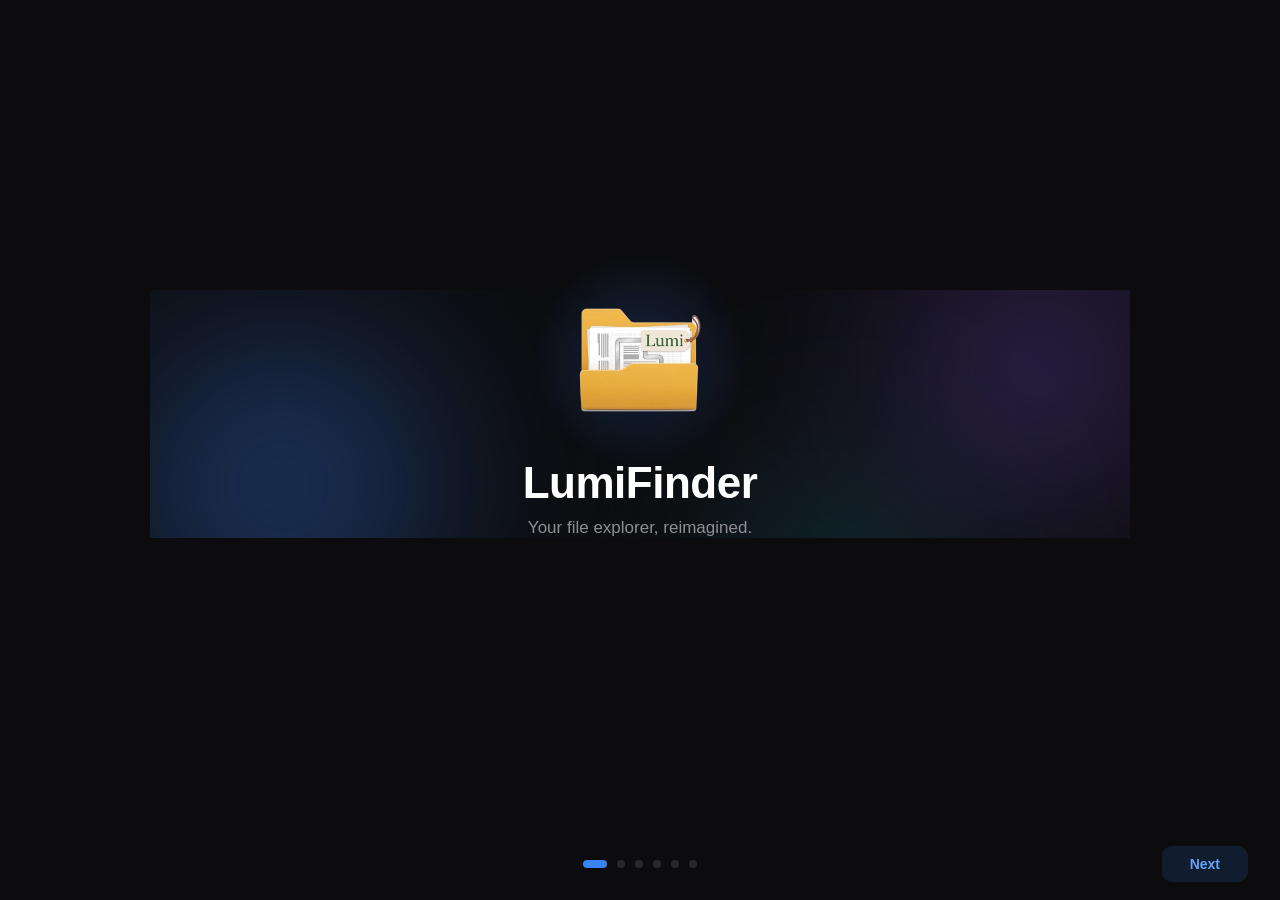
<file: src/LumiFiles/LumiFiles/Assets/Onboarding/index.html>
<!DOCTYPE html>
<html lang="en">
<head>
<meta charset="UTF-8">
<meta name="viewport" content="width=device-width, initial-scale=1.0">
<link rel="stylesheet" href="style.css">
</head>
<body>
  <div class="slider" id="slider">

    <!-- PAGE 1: Welcome -->
    <section class="page active" data-page="0">
      <div class="page-content welcome-page">
        <!-- Aurora gradient mesh + subtle Miller column hint backdrop -->
        <div class="welcome-bg">
          <div class="aurora-blob aurora-blob-1"></div>
          <div class="aurora-blob aurora-blob-2"></div>
          <div class="aurora-blob aurora-blob-3"></div>
          <div class="miller-cascade">
            <div class="mc-bar"><i></i><i></i><i></i><i></i><i></i></div>
            <div class="mc-bar"><i></i><i></i><i></i><i></i></div>
            <div class="mc-bar"><i></i><i></i><i></i><i></i><i></i><i></i></div>
            <div class="mc-bar"><i></i><i></i><i></i></div>
            <div class="mc-bar"><i></i><i></i><i></i><i></i><i></i></div>
          </div>
        </div>
        <div class="welcome-icon-wrap">
          <img src="app-icon.png" alt="LumiFinder" class="welcome-icon" />
          <div class="welcome-glow"></div>
        </div>
        <h1 class="welcome-title">LumiFinder</h1>
        <p class="welcome-subtitle" data-i18n="welcome_subtitle"></p>
      </div>
    </section>

    <!-- PAGE 2: Miller Columns -->
    <section class="page" data-page="1">
      <div class="page-content miller-page">
        <h2 data-i18n="miller_title"></h2>
        <p class="page-desc" data-i18n="miller_desc"></p>

        <div class="miller-demo">
          <div class="mc-col mc-col-1">
            <div class="mc-item" data-i18n="mc_this_pc">This PC</div>
            <div class="mc-item active" data-i18n="mc_documents">Documents</div>
            <div class="mc-item" data-i18n="mc_downloads">Downloads</div>
            <div class="mc-item" data-i18n="mc_desktop">Desktop</div>
          </div>
          <div class="mc-col mc-col-2">
            <div class="mc-item" data-i18n="mc_projects">Projects</div>
            <div class="mc-item active" data-i18n="mc_span">LumiFinder</div>
            <div class="mc-item" data-i18n="mc_notes">Notes</div>
          </div>
          <div class="mc-col mc-col-3">
            <div class="mc-item mc-file" data-i18n="mc_readme">README.md</div>
            <div class="mc-item mc-file active" data-i18n="mc_main">MainWindow.xaml</div>
            <div class="mc-item mc-file" data-i18n="mc_app">App.xaml</div>
            <div class="mc-item mc-folder" data-i18n="mc_assets">Assets</div>
          </div>
          <div class="mc-arrow-hint">
            <span class="mc-key">→</span>
            <span class="mc-key">→</span>
          </div>
        </div>
      </div>
    </section>

    <!-- PAGE 3: Tabs + Tear-Off -->
    <section class="page" data-page="2">
      <div class="page-content tabs-page">
        <h2 data-i18n="tabs_title"></h2>
        <p class="page-desc" data-i18n="tabs_desc"></p>

        <div class="to-stage">
          <!-- Origin window -->
          <div class="to-window to-window-a">
            <div class="to-titlebar">
              <div class="to-tabs">
                <div class="to-tab">Documents</div>
                <div class="to-tab to-tab-active to-tab-drag">Projects</div>
                <div class="to-tab">Downloads</div>
              </div>
              <div class="to-wincontrols">
                <span class="to-wc"></span><span class="to-wc"></span><span class="to-wc"></span>
              </div>
            </div>
            <div class="to-body"></div>
          </div>

          <!-- Detached window -->
          <div class="to-window to-window-b">
            <div class="to-titlebar">
              <div class="to-tabs">
                <div class="to-tab to-tab-active">Projects</div>
              </div>
              <div class="to-wincontrols">
                <span class="to-wc"></span><span class="to-wc"></span><span class="to-wc"></span>
              </div>
            </div>
            <div class="to-body"></div>
          </div>
        </div>
      </div>
    </section>

    <!-- PAGE 4: Split View (S-3.40: Shelf overlay 제거 — Del 키 오작동 위험으로 기능 자체를
         기본 비활성. 온보딩에서도 강조하지 않음.) -->
    <section class="page" data-page="3">
      <div class="page-content shelf-page">
        <h2 data-i18n="shelf_title"></h2>
        <p class="page-desc" data-i18n="shelf_desc"></p>

        <div class="sv-stage">
          <div class="sv-window">
            <!-- Split view: Left + Right pane -->
            <div class="sv-split">
              <div class="sv-pane sv-pane-left">
                <div class="sv-pane-head" data-i18n="sv_src">Source</div>
                <div class="sv-file sv-file-dragging">
                  <span class="sv-file-icon">📄</span>
                  <span class="sv-file-name">report.pdf</span>
                </div>
                <div class="sv-file"><span class="sv-file-icon">🖼️</span><span class="sv-file-name">cover.png</span></div>
                <div class="sv-file"><span class="sv-file-icon">📊</span><span class="sv-file-name">data.xlsx</span></div>
              </div>
              <div class="sv-divider"></div>
              <div class="sv-pane sv-pane-right">
                <div class="sv-pane-head" data-i18n="sv_dst">Destination</div>
                <div class="sv-file"><span class="sv-file-icon">📁</span><span class="sv-file-name">archive</span></div>
                <div class="sv-file"><span class="sv-file-icon">📁</span><span class="sv-file-name">2026</span></div>
              </div>
            </div>
          </div>
        </div>
      </div>
    </section>

    <!-- PAGE 5: Theme -->
    <section class="page" data-page="4">
      <div class="page-content theme-page">
        <h2 data-i18n="theme_title"></h2>
        <p class="page-desc" data-i18n="theme_desc"></p>

        <div class="theme-options">
          <!-- SYSTEM: light frame (full) + dark frame (clipped diagonally to bottom-right) -->
          <button class="theme-option" data-theme="system">
            <div class="theme-preview">
              <div class="tp-frame tp-frame-light">
                <div class="tp-tabs"><span class="tp-tab tp-tab-on"></span><span class="tp-tab"></span><span class="tp-tab"></span></div>
                <div class="tp-body">
                  <div class="tp-side"><span class="tp-icon"></span><span class="tp-icon"></span><span class="tp-icon"></span><span class="tp-icon"></span></div>
                  <div class="tp-main"><span class="tp-row"></span><span class="tp-row tp-row-sel"></span><span class="tp-row"></span><span class="tp-row"></span></div>
                </div>
              </div>
              <div class="tp-frame tp-frame-dark tp-clip-br">
                <div class="tp-tabs"><span class="tp-tab tp-tab-on"></span><span class="tp-tab"></span><span class="tp-tab"></span></div>
                <div class="tp-body">
                  <div class="tp-side"><span class="tp-icon"></span><span class="tp-icon"></span><span class="tp-icon"></span><span class="tp-icon"></span></div>
                  <div class="tp-main"><span class="tp-row"></span><span class="tp-row tp-row-sel"></span><span class="tp-row"></span><span class="tp-row"></span></div>
                </div>
              </div>
              <!-- diagonal seam highlight -->
              <div class="tp-seam"></div>
            </div>
            <div class="theme-option-label" data-i18n="theme_system"></div>
          </button>

          <!-- LIGHT -->
          <button class="theme-option" data-theme="light">
            <div class="theme-preview">
              <div class="tp-frame tp-frame-light">
                <div class="tp-tabs"><span class="tp-tab tp-tab-on"></span><span class="tp-tab"></span><span class="tp-tab"></span></div>
                <div class="tp-body">
                  <div class="tp-side"><span class="tp-icon"></span><span class="tp-icon"></span><span class="tp-icon"></span><span class="tp-icon"></span></div>
                  <div class="tp-main"><span class="tp-row"></span><span class="tp-row tp-row-sel"></span><span class="tp-row"></span><span class="tp-row"></span></div>
                </div>
              </div>
            </div>
            <div class="theme-option-label" data-i18n="theme_light"></div>
          </button>

          <!-- DARK -->
          <button class="theme-option" data-theme="dark">
            <div class="theme-preview">
              <div class="tp-frame tp-frame-dark">
                <div class="tp-tabs"><span class="tp-tab tp-tab-on"></span><span class="tp-tab"></span><span class="tp-tab"></span></div>
                <div class="tp-body">
                  <div class="tp-side"><span class="tp-icon"></span><span class="tp-icon"></span><span class="tp-icon"></span><span class="tp-icon"></span></div>
                  <div class="tp-main"><span class="tp-row"></span><span class="tp-row tp-row-sel"></span><span class="tp-row"></span><span class="tp-row"></span></div>
                </div>
              </div>
            </div>
            <div class="theme-option-label" data-i18n="theme_dark"></div>
          </button>
        </div>
        <p class="theme-hint" data-i18n="theme_hint"></p>
      </div>
    </section>

    <!-- PAGE 6: Shortcuts + Default file manager + Get Started -->
    <section class="page" data-page="5">
      <div class="page-content shortcuts-page">
        <h2 data-i18n="shortcuts_title"></h2>
        <div class="shortcut-list" id="shortcutList"></div>

        <!-- Default file manager toggle -->
        <div class="dfm-card">
          <div class="dfm-text">
            <div class="dfm-title" data-i18n="dfm_title"></div>
            <div class="dfm-desc" data-i18n="dfm_desc"></div>
          </div>
          <button class="dfm-toggle" id="dfmToggle" role="switch" aria-checked="false">
            <span class="dfm-knob"></span>
          </button>
        </div>

        <button class="start-btn" id="startBtn" data-i18n="shortcuts_start"></button>
      </div>
    </section>
  </div>

  <!-- Navigation -->
  <div class="nav-bar">
    <div class="dots" id="dots">
      <span class="dot active" data-idx="0"></span>
      <span class="dot" data-idx="1"></span>
      <span class="dot" data-idx="2"></span>
      <span class="dot" data-idx="3"></span>
      <span class="dot" data-idx="4"></span>
      <span class="dot" data-idx="5"></span>
    </div>
    <button class="next-btn" id="nextBtn" data-i18n="nav_next"></button>
  </div>

  <script src="script.js"></script>
</body>
</html>
</file>
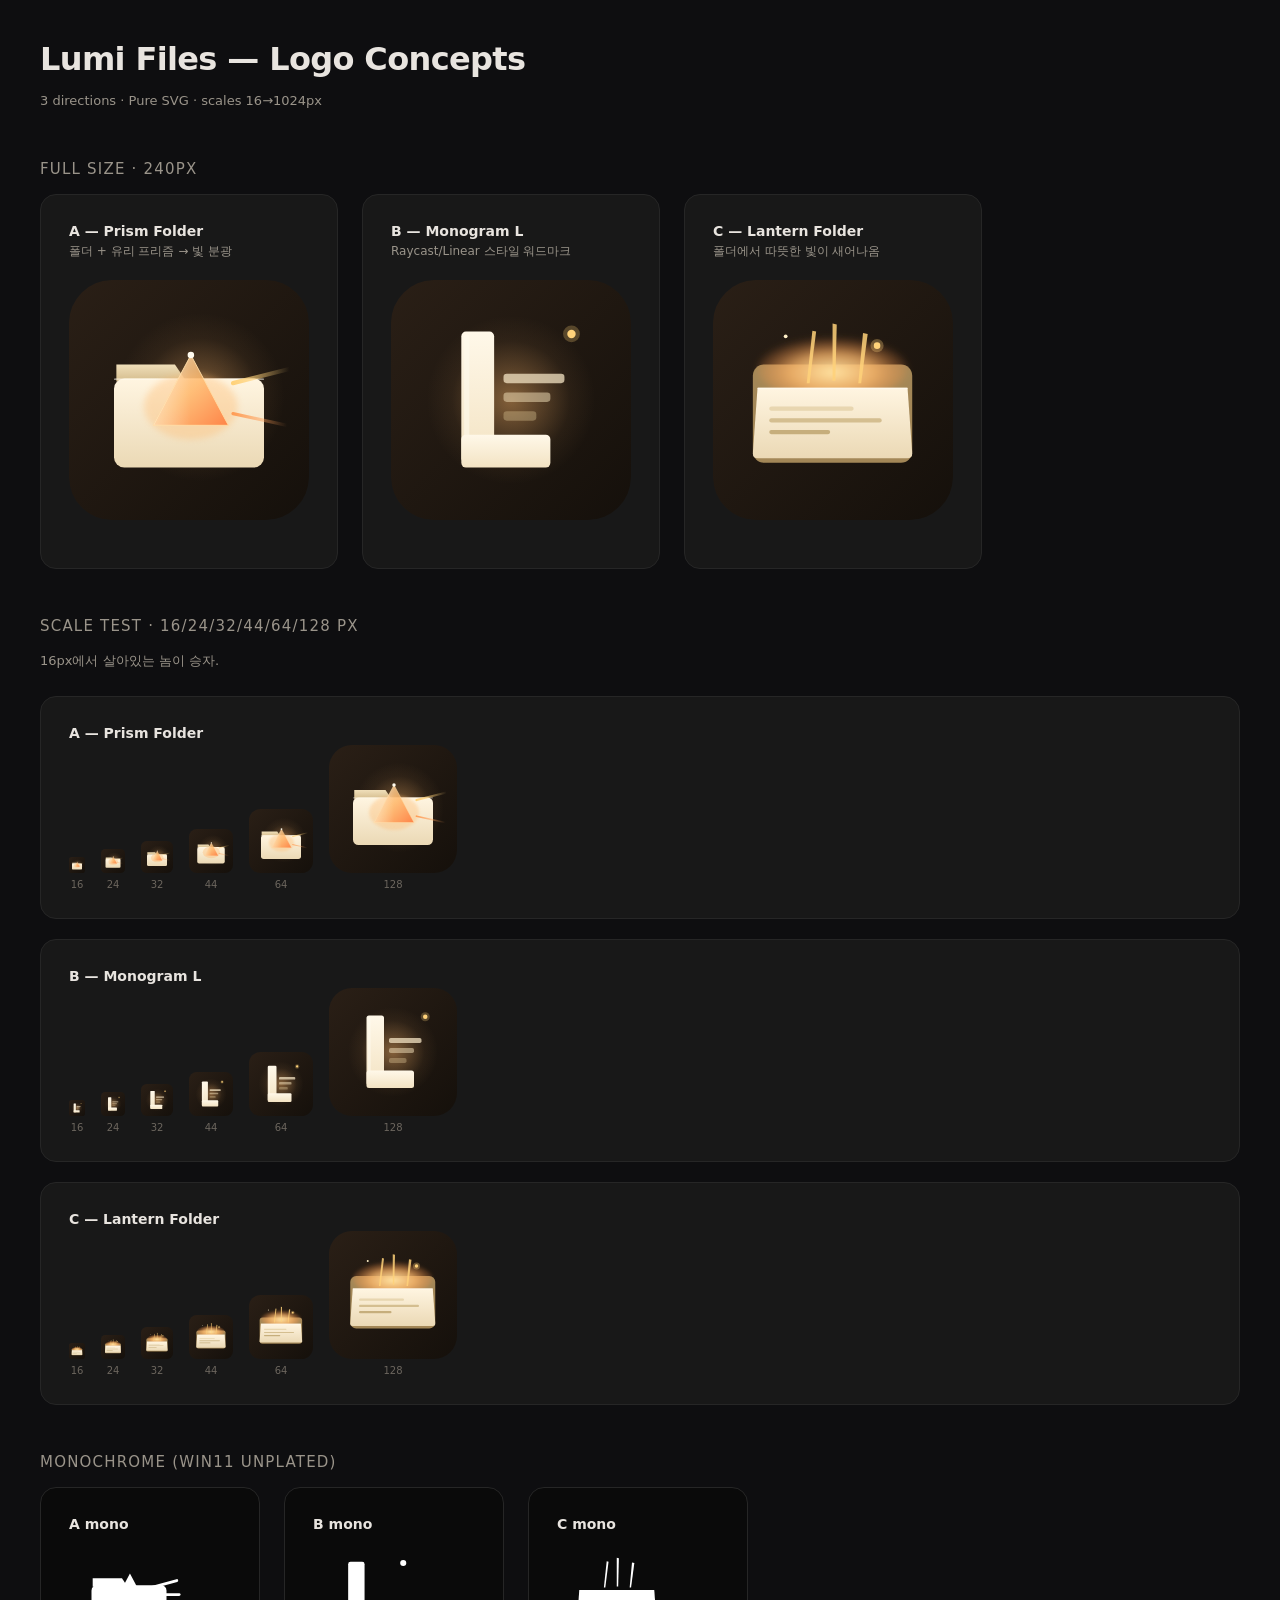
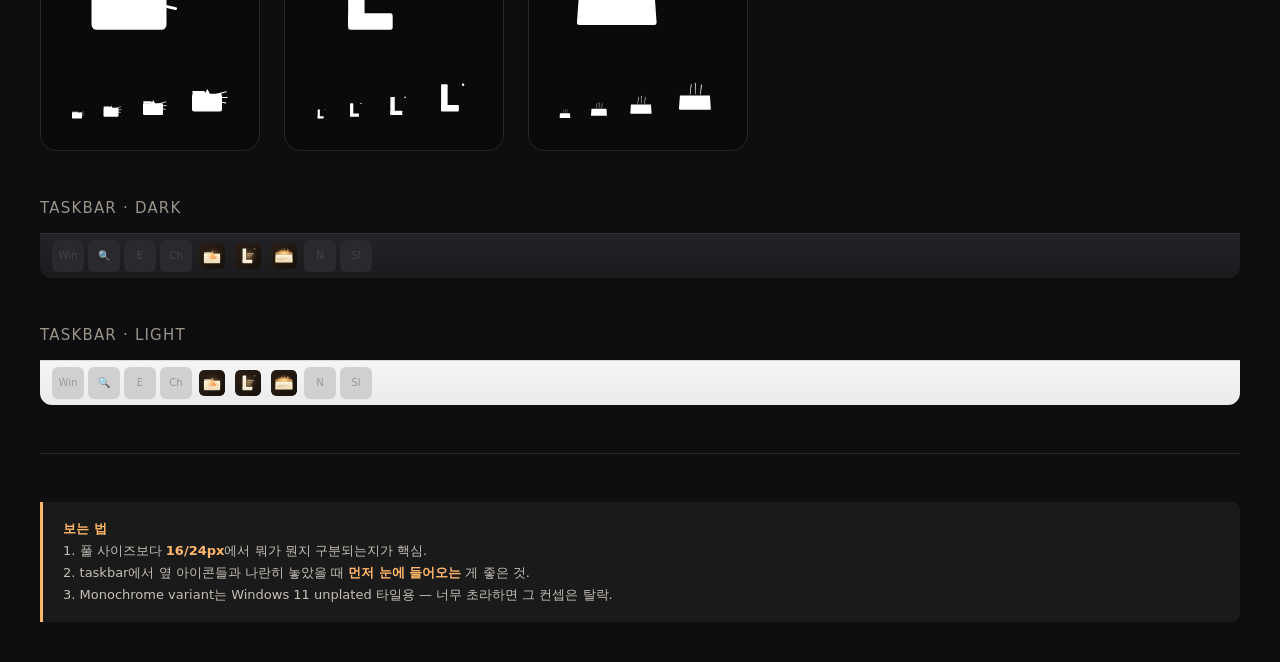
<file: _logo_concepts.html>
<!DOCTYPE html>
<html lang="ko">
<head>
<meta charset="UTF-8">
<title>LumiFiles — Logo Concepts</title>
<style>
  * { box-sizing: border-box; }
  body {
    margin: 0;
    padding: 40px;
    font-family: -apple-system, "Segoe UI", Pretendard, system-ui, sans-serif;
    background: #0e0e10;
    color: #e8e4df;
  }
  h1 { margin: 0 0 8px; font-weight: 600; letter-spacing: -0.02em; }
  h2 { margin: 48px 0 16px; font-weight: 500; font-size: 15px; color: #9a948a; text-transform: uppercase; letter-spacing: 0.08em; }
  .caption { color: #9a948a; font-size: 13px; margin-bottom: 24px; line-height: 1.6; }
  .row { display: flex; gap: 24px; flex-wrap: wrap; align-items: flex-start; }
  .concept-card { background: #181818; border: 1px solid #262626; border-radius: 16px; padding: 28px; }
  .concept-card h3 { margin: 0 0 4px; font-size: 14px; font-weight: 600; }
  .concept-card .sub { color: #9a948a; font-size: 12px; margin-bottom: 20px; }
  .concept-card .full { width: 240px; height: 240px; display: block; margin-bottom: 20px; border-radius: 40px; }
  .sizes { display: flex; align-items: flex-end; gap: 16px; }
  .sizes > div { display: flex; flex-direction: column; align-items: center; gap: 6px; color: #6c665e; font-size: 10px; }
  .taskbar {
    background: linear-gradient(to top, #1b1b1e 0%, #232327 100%);
    border-top: 1px solid #303035;
    padding: 6px 12px;
    display: flex;
    gap: 4px;
    align-items: center;
    border-radius: 0 0 12px 12px;
    margin-top: 12px;
  }
  .taskbar.light {
    background: linear-gradient(to top, #ebebeb 0%, #f5f5f5 100%);
    border-top: 1px solid #d8d8d8;
  }
  .taskbar .ti { width: 32px; height: 32px; border-radius: 6px; display: flex; align-items: center; justify-content: center; }
  .taskbar .ti.placeholder { background: #2a2a2e; color: #444; font-size: 10px; }
  .taskbar.light .ti.placeholder { background: #d0d0d0; color: #999; }
  .divider { height: 1px; background: #262626; margin: 48px 0; }
  .notes { background: #1a1a1a; border-left: 3px solid #FFB86B; padding: 16px 20px; border-radius: 0 8px 8px 0; font-size: 13px; line-height: 1.7; color: #c5bfb6; }
  .notes b { color: #FFB86B; }
</style>
</head>
<body>

<h1>Lumi Files — Logo Concepts</h1>
<p class="caption">3 directions · Pure SVG · scales 16→1024px</p>

<!-- =========================================================
     All defs + symbols in ONE hidden SVG (required)
     ========================================================= -->
<svg width="0" height="0" style="position:absolute" aria-hidden="true">
  <defs>
    <!-- Dark warm bg -->
    <linearGradient id="bgDark" x1="0%" y1="0%" x2="100%" y2="100%">
      <stop offset="0%" stop-color="#2a1f16"/>
      <stop offset="100%" stop-color="#15100b"/>
    </linearGradient>
    <radialGradient id="glowAmber" cx="50%" cy="50%" r="50%">
      <stop offset="0%" stop-color="#FFB86B" stop-opacity="0.45"/>
      <stop offset="70%" stop-color="#FFB86B" stop-opacity="0.06"/>
      <stop offset="100%" stop-color="#FFB86B" stop-opacity="0"/>
    </radialGradient>

    <!-- Folder -->
    <linearGradient id="folderBody" x1="0%" y1="0%" x2="0%" y2="100%">
      <stop offset="0%" stop-color="#FFF5E1"/>
      <stop offset="100%" stop-color="#EBD9B5"/>
    </linearGradient>
    <linearGradient id="folderTab" x1="0%" y1="0%" x2="0%" y2="100%">
      <stop offset="0%" stop-color="#F0DFBA"/>
      <stop offset="100%" stop-color="#D4BC8D"/>
    </linearGradient>

    <!-- Prism -->
    <linearGradient id="prismFace" x1="0%" y1="0%" x2="100%" y2="100%">
      <stop offset="0%" stop-color="#FFE8C5" stop-opacity="0.95"/>
      <stop offset="50%" stop-color="#FFB86B" stop-opacity="0.8"/>
      <stop offset="100%" stop-color="#FF7A3D" stop-opacity="0.9"/>
    </linearGradient>
    <linearGradient id="prismSide" x1="0%" y1="0%" x2="100%" y2="0%">
      <stop offset="0%" stop-color="#FFFFFF" stop-opacity="0.35"/>
      <stop offset="100%" stop-color="#FFFFFF" stop-opacity="0"/>
    </linearGradient>

    <!-- Pearl L -->
    <linearGradient id="pearlL" x1="0%" y1="0%" x2="0%" y2="100%">
      <stop offset="0%" stop-color="#FFF8E9"/>
      <stop offset="100%" stop-color="#F3E3C3"/>
    </linearGradient>

    <!-- Beams -->
    <linearGradient id="beam1" x1="0%" y1="0%" x2="100%" y2="0%">
      <stop offset="0%" stop-color="#FFD27A" stop-opacity="1"/>
      <stop offset="100%" stop-color="#FFD27A" stop-opacity="0"/>
    </linearGradient>
    <linearGradient id="beam2" x1="0%" y1="0%" x2="100%" y2="0%">
      <stop offset="0%" stop-color="#FFB86B" stop-opacity="1"/>
      <stop offset="100%" stop-color="#FFB86B" stop-opacity="0"/>
    </linearGradient>
    <linearGradient id="beam3" x1="0%" y1="0%" x2="100%" y2="0%">
      <stop offset="0%" stop-color="#FF9D56" stop-opacity="1"/>
      <stop offset="100%" stop-color="#FF9D56" stop-opacity="0"/>
    </linearGradient>

    <!-- Inner warm light (concept C) -->
    <radialGradient id="innerLight" cx="50%" cy="55%" r="55%">
      <stop offset="0%" stop-color="#FFE4A3" stop-opacity="1"/>
      <stop offset="50%" stop-color="#FFB86B" stop-opacity="0.75"/>
      <stop offset="100%" stop-color="#FF8A3D" stop-opacity="0"/>
    </radialGradient>

    <filter id="softGlow" x="-50%" y="-50%" width="200%" height="200%">
      <feGaussianBlur stdDeviation="14"/>
    </filter>
  </defs>

  <!-- ===== Concept A — Prism Folder ===== -->
  <symbol id="logoA" viewBox="0 0 1024 1024">
    <rect width="1024" height="1024" rx="184" fill="url(#bgDark)"/>
    <circle cx="560" cy="500" r="360" fill="url(#glowAmber)"/>

    <!-- Folder -->
    <g>
      <path d="M 202,360 L 452,360 L 500,432 L 202,432 Z" fill="url(#folderTab)"/>
      <rect x="192" y="420" width="640" height="380" rx="44" fill="url(#folderBody)"/>
      <rect x="192" y="420" width="640" height="6" rx="3" fill="#FFFBEF" opacity="0.7"/>
    </g>

    <!-- Prism -->
    <ellipse cx="520" cy="540" rx="200" ry="140" fill="#FFB86B" opacity="0.35" filter="url(#softGlow)"/>
    <polygon points="520,320 680,620 360,620" fill="url(#prismFace)" stroke="#FFDCA5" stroke-width="4" stroke-linejoin="round"/>
    <polygon points="520,320 520,620 360,620" fill="url(#prismSide)"/>
    <circle cx="520" cy="320" r="14" fill="#FFFBEF"/>

    <!-- Beams -->
    <g stroke-linecap="round">
      <line x1="700" y1="440" x2="940" y2="380" stroke="url(#beam1)" stroke-width="18"/>
      <line x1="700" y1="500" x2="950" y2="500" stroke="url(#beam2)" stroke-width="16"/>
      <line x1="700" y1="570" x2="930" y2="620" stroke="url(#beam3)" stroke-width="14"/>
    </g>
  </symbol>

  <!-- ===== Concept B — Monogram L ===== -->
  <symbol id="logoB" viewBox="0 0 1024 1024">
    <rect width="1024" height="1024" rx="184" fill="url(#bgDark)"/>
    <circle cx="512" cy="512" r="360" fill="url(#glowAmber)"/>

    <g>
      <!-- L vertical -->
      <rect x="300" y="220" width="140" height="560" rx="20" fill="url(#pearlL)"/>
      <rect x="312" y="234" width="22" height="530" rx="11" fill="#FFFBEF" opacity="0.55"/>
      <!-- L horizontal (bottom) -->
      <rect x="300" y="660" width="380" height="140" rx="20" fill="url(#pearlL)"/>
      <!-- File rows -->
      <rect x="480" y="400" width="260" height="40" rx="14" fill="#F3E3C3" opacity="0.75"/>
      <rect x="480" y="480" width="200" height="40" rx="14" fill="#E8D6B0" opacity="0.55"/>
      <rect x="480" y="560" width="140" height="40" rx="14" fill="#D4BE90" opacity="0.4"/>
    </g>

    <!-- Lumi spark -->
    <circle cx="770" cy="230" r="36" fill="#FFD27A" opacity="0.25"/>
    <circle cx="770" cy="230" r="18" fill="#FFD27A"/>
  </symbol>

  <!-- ===== Concept C — Lantern Folder (folder + inner warm light) ===== -->
  <symbol id="logoC" viewBox="0 0 1024 1024">
    <rect width="1024" height="1024" rx="184" fill="url(#bgDark)"/>

    <!-- Back body -->
    <rect x="170" y="360" width="680" height="420" rx="48" fill="#A38757"/>
    <!-- Inner warm light spilling out -->
    <ellipse cx="510" cy="380" rx="320" ry="140" fill="url(#innerLight)" filter="url(#softGlow)"/>

    <!-- Front flap -->
    <g>
      <path d="M 190,460 L 830,460 L 850,740 Q 850,760 830,760 L 190,760 Q 170,760 170,740 Z" fill="url(#folderBody)"/>
      <rect x="190" y="460" width="640" height="6" rx="3" fill="#FFFBEF" opacity="0.8"/>
      <rect x="240" y="540" width="360" height="18" rx="9" fill="#E8D6B0"/>
      <rect x="240" y="590" width="480" height="18" rx="9" fill="#D4BE90"/>
      <rect x="240" y="640" width="260" height="18" rx="9" fill="#C6AE7C"/>
    </g>

    <!-- Escaping light rays -->
    <g fill="#FFD27A" opacity="0.85">
      <polygon points="400,440 412,440 440,220 424,216"/>
      <polygon points="510,430 522,430 528,190 510,186"/>
      <polygon points="620,440 632,440 660,230 640,226"/>
    </g>

    <circle cx="700" cy="280" r="14" fill="#FFD27A"/>
    <circle cx="700" cy="280" r="28" fill="#FFD27A" opacity="0.3"/>
    <circle cx="310" cy="240" r="8" fill="#FFF0C8"/>
  </symbol>

  <!-- ===== Mono variants ===== -->
  <symbol id="logoA-mono" viewBox="0 0 1024 1024">
    <path d="M 202,360 L 452,360 L 500,432 L 202,432 Z" fill="#FFFFFF"/>
    <rect x="192" y="420" width="640" height="380" rx="44" fill="#FFFFFF"/>
    <polygon points="520,320 680,620 360,620" fill="#FFFFFF"/>
    <g stroke="#FFFFFF" stroke-linecap="round" stroke-width="24">
      <line x1="700" y1="440" x2="920" y2="380"/>
      <line x1="700" y1="500" x2="940" y2="500"/>
      <line x1="700" y1="570" x2="910" y2="620"/>
    </g>
  </symbol>
  <symbol id="logoB-mono" viewBox="0 0 1024 1024">
    <rect x="300" y="220" width="140" height="560" rx="20" fill="#FFFFFF"/>
    <rect x="300" y="660" width="380" height="140" rx="20" fill="#FFFFFF"/>
    <circle cx="770" cy="230" r="26" fill="#FFFFFF"/>
  </symbol>
  <symbol id="logoC-mono" viewBox="0 0 1024 1024">
    <path d="M 190,460 L 830,460 L 850,740 Q 850,760 830,760 L 190,760 Q 170,760 170,740 Z" fill="#FFFFFF"/>
    <g fill="#FFFFFF">
      <polygon points="400,440 412,440 440,220 424,216"/>
      <polygon points="510,430 522,430 528,190 510,186"/>
      <polygon points="620,440 632,440 660,230 640,226"/>
    </g>
  </symbol>
</svg>

<!-- ============= FULL SIZE ============= -->
<h2>Full size · 240px</h2>
<div class="row">
  <div class="concept-card">
    <h3>A — Prism Folder</h3>
    <div class="sub">폴더 + 유리 프리즘 → 빛 분광</div>
    <svg class="full" viewBox="0 0 1024 1024"><use href="#logoA"/></svg>
  </div>
  <div class="concept-card">
    <h3>B — Monogram L</h3>
    <div class="sub">Raycast/Linear 스타일 워드마크</div>
    <svg class="full" viewBox="0 0 1024 1024"><use href="#logoB"/></svg>
  </div>
  <div class="concept-card">
    <h3>C — Lantern Folder</h3>
    <div class="sub">폴더에서 따뜻한 빛이 새어나옴</div>
    <svg class="full" viewBox="0 0 1024 1024"><use href="#logoC"/></svg>
  </div>
</div>

<!-- ============= SCALE TEST ============= -->
<h2>Scale test · 16/24/32/44/64/128 px</h2>
<p class="caption">16px에서 살아있는 놈이 승자.</p>

<div class="concept-card" style="margin-bottom:20px">
  <h3>A — Prism Folder</h3>
  <div class="sizes">
    <div><svg width="16" height="16" viewBox="0 0 1024 1024"><use href="#logoA"/></svg><span>16</span></div>
    <div><svg width="24" height="24" viewBox="0 0 1024 1024"><use href="#logoA"/></svg><span>24</span></div>
    <div><svg width="32" height="32" viewBox="0 0 1024 1024"><use href="#logoA"/></svg><span>32</span></div>
    <div><svg width="44" height="44" viewBox="0 0 1024 1024"><use href="#logoA"/></svg><span>44</span></div>
    <div><svg width="64" height="64" viewBox="0 0 1024 1024"><use href="#logoA"/></svg><span>64</span></div>
    <div><svg width="128" height="128" viewBox="0 0 1024 1024"><use href="#logoA"/></svg><span>128</span></div>
  </div>
</div>
<div class="concept-card" style="margin-bottom:20px">
  <h3>B — Monogram L</h3>
  <div class="sizes">
    <div><svg width="16" height="16" viewBox="0 0 1024 1024"><use href="#logoB"/></svg><span>16</span></div>
    <div><svg width="24" height="24" viewBox="0 0 1024 1024"><use href="#logoB"/></svg><span>24</span></div>
    <div><svg width="32" height="32" viewBox="0 0 1024 1024"><use href="#logoB"/></svg><span>32</span></div>
    <div><svg width="44" height="44" viewBox="0 0 1024 1024"><use href="#logoB"/></svg><span>44</span></div>
    <div><svg width="64" height="64" viewBox="0 0 1024 1024"><use href="#logoB"/></svg><span>64</span></div>
    <div><svg width="128" height="128" viewBox="0 0 1024 1024"><use href="#logoB"/></svg><span>128</span></div>
  </div>
</div>
<div class="concept-card">
  <h3>C — Lantern Folder</h3>
  <div class="sizes">
    <div><svg width="16" height="16" viewBox="0 0 1024 1024"><use href="#logoC"/></svg><span>16</span></div>
    <div><svg width="24" height="24" viewBox="0 0 1024 1024"><use href="#logoC"/></svg><span>24</span></div>
    <div><svg width="32" height="32" viewBox="0 0 1024 1024"><use href="#logoC"/></svg><span>32</span></div>
    <div><svg width="44" height="44" viewBox="0 0 1024 1024"><use href="#logoC"/></svg><span>44</span></div>
    <div><svg width="64" height="64" viewBox="0 0 1024 1024"><use href="#logoC"/></svg><span>64</span></div>
    <div><svg width="128" height="128" viewBox="0 0 1024 1024"><use href="#logoC"/></svg><span>128</span></div>
  </div>
</div>

<!-- ============= MONOCHROME ============= -->
<h2>Monochrome (Win11 unplated)</h2>
<div class="row">
  <div class="concept-card" style="background:#0a0a0a">
    <h3>A mono</h3>
    <svg width="120" height="120" viewBox="0 0 1024 1024"><use href="#logoA-mono"/></svg>
    <div style="display:flex;gap:14px;margin-top:14px;align-items:flex-end">
      <svg width="16" height="16" viewBox="0 0 1024 1024"><use href="#logoA-mono"/></svg>
      <svg width="24" height="24" viewBox="0 0 1024 1024"><use href="#logoA-mono"/></svg>
      <svg width="32" height="32" viewBox="0 0 1024 1024"><use href="#logoA-mono"/></svg>
      <svg width="48" height="48" viewBox="0 0 1024 1024"><use href="#logoA-mono"/></svg>
    </div>
  </div>
  <div class="concept-card" style="background:#0a0a0a">
    <h3>B mono</h3>
    <svg width="120" height="120" viewBox="0 0 1024 1024"><use href="#logoB-mono"/></svg>
    <div style="display:flex;gap:14px;margin-top:14px;align-items:flex-end">
      <svg width="16" height="16" viewBox="0 0 1024 1024"><use href="#logoB-mono"/></svg>
      <svg width="24" height="24" viewBox="0 0 1024 1024"><use href="#logoB-mono"/></svg>
      <svg width="32" height="32" viewBox="0 0 1024 1024"><use href="#logoB-mono"/></svg>
      <svg width="48" height="48" viewBox="0 0 1024 1024"><use href="#logoB-mono"/></svg>
    </div>
  </div>
  <div class="concept-card" style="background:#0a0a0a">
    <h3>C mono</h3>
    <svg width="120" height="120" viewBox="0 0 1024 1024"><use href="#logoC-mono"/></svg>
    <div style="display:flex;gap:14px;margin-top:14px;align-items:flex-end">
      <svg width="16" height="16" viewBox="0 0 1024 1024"><use href="#logoC-mono"/></svg>
      <svg width="24" height="24" viewBox="0 0 1024 1024"><use href="#logoC-mono"/></svg>
      <svg width="32" height="32" viewBox="0 0 1024 1024"><use href="#logoC-mono"/></svg>
      <svg width="48" height="48" viewBox="0 0 1024 1024"><use href="#logoC-mono"/></svg>
    </div>
  </div>
</div>

<!-- ============= TASKBAR ============= -->
<h2>Taskbar · Dark</h2>
<div class="taskbar">
  <div class="ti placeholder">Win</div>
  <div class="ti placeholder">🔍</div>
  <div class="ti placeholder">E</div>
  <div class="ti placeholder">Ch</div>
  <div class="ti"><svg width="26" height="26" viewBox="0 0 1024 1024" style="border-radius:5px"><use href="#logoA"/></svg></div>
  <div class="ti"><svg width="26" height="26" viewBox="0 0 1024 1024" style="border-radius:5px"><use href="#logoB"/></svg></div>
  <div class="ti"><svg width="26" height="26" viewBox="0 0 1024 1024" style="border-radius:5px"><use href="#logoC"/></svg></div>
  <div class="ti placeholder">N</div>
  <div class="ti placeholder">Sl</div>
</div>

<h2>Taskbar · Light</h2>
<div class="taskbar light">
  <div class="ti placeholder">Win</div>
  <div class="ti placeholder">🔍</div>
  <div class="ti placeholder">E</div>
  <div class="ti placeholder">Ch</div>
  <div class="ti"><svg width="26" height="26" viewBox="0 0 1024 1024" style="border-radius:5px"><use href="#logoA"/></svg></div>
  <div class="ti"><svg width="26" height="26" viewBox="0 0 1024 1024" style="border-radius:5px"><use href="#logoB"/></svg></div>
  <div class="ti"><svg width="26" height="26" viewBox="0 0 1024 1024" style="border-radius:5px"><use href="#logoC"/></svg></div>
  <div class="ti placeholder">N</div>
  <div class="ti placeholder">Sl</div>
</div>

<div class="divider"></div>
<div class="notes">
  <b>보는 법</b><br>
  1. 풀 사이즈보다 <b>16/24px</b>에서 뭐가 뭔지 구분되는지가 핵심.<br>
  2. taskbar에서 옆 아이콘들과 나란히 놓았을 때 <b>먼저 눈에 들어오는</b> 게 좋은 것.<br>
  3. Monochrome variant는 Windows 11 unplated 타일용 — 너무 초라하면 그 컨셉은 탈락.
</div>

</body>
</html>
</file>
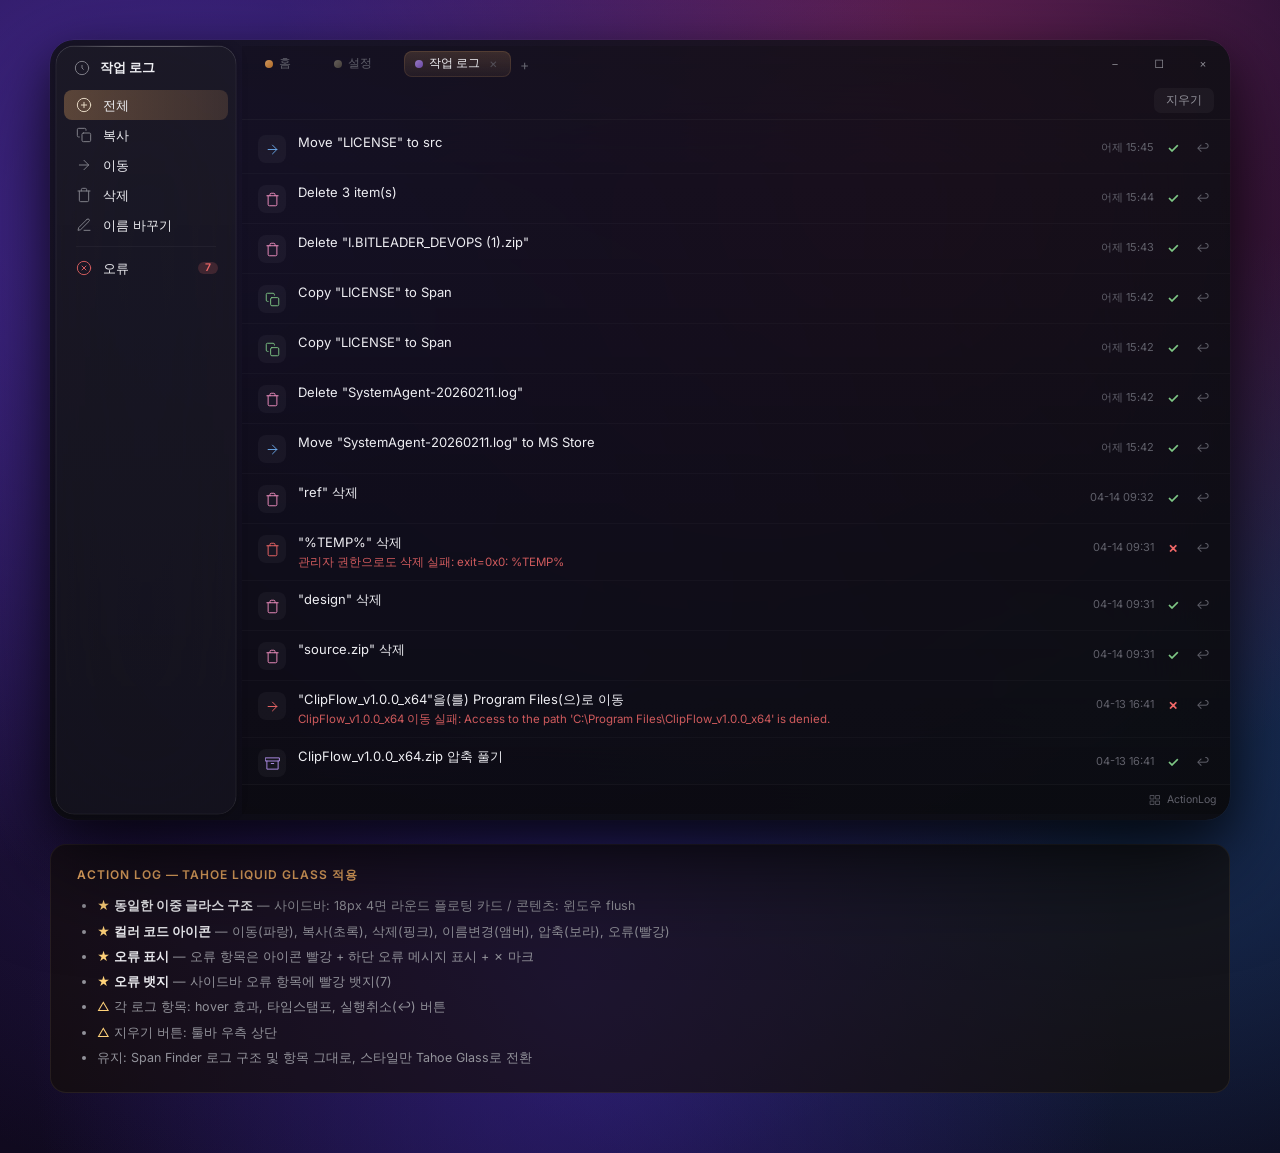
<file: _ui_mockup_actionlog.html>
<!DOCTYPE html>
<html lang="ko">
<head>
<meta charset="UTF-8">
<title>Lumi Files — Action Log Mockup (Tahoe Liquid Glass)</title>
<link rel="preconnect" href="https://fonts.googleapis.com">
<link href="https://fonts.googleapis.com/css2?family=Inter:wght@400;500;600;700&display=swap" rel="stylesheet">
<style>
  :root {
    --lumi-amber: #FFB86B;
    --lumi-amber-soft: #FFD27A;
    --lumi-amber-deep: #D48028;
    --text-primary: #EEEEF2;
    --text-secondary: #92929A;
    --text-tertiary: #60606A;
    --divider: rgba(255,255,255,0.06);
    --divider-soft: rgba(255,255,255,0.035);
    --window-radius: 24px;
    --cat-amber:  linear-gradient(135deg, #FFB86B, #D48028);
    --cat-blue:   linear-gradient(135deg, #6AA8E8, #3E7FC2);
    --cat-green:  linear-gradient(135deg, #7EC785, #4BA35E);
    --cat-purple: linear-gradient(135deg, #B08FE8, #7A52C2);
    --cat-pink:   linear-gradient(135deg, #F08FBF, #C25A8F);
    --cat-coral:  linear-gradient(135deg, #FF9A6B, #E85A3C);
    --cat-gray:   linear-gradient(135deg, #7A7368, #504A40);
    --status-success: #7EC785;
    --status-error: #F06868;
  }

  * { box-sizing: border-box; margin: 0; padding: 0; }
  html, body {
    font-family: "Inter", "Pretendard", -apple-system, "Segoe UI", system-ui, sans-serif;
    font-size: 13px;
    color: var(--text-primary);
    -webkit-font-smoothing: antialiased;
  }
  body {
    padding: 40px 32px 60px;
    min-height: 100vh;
    background:
      radial-gradient(ellipse at 15% 20%, rgba(100, 60, 220, 0.65), transparent 50%),
      radial-gradient(ellipse at 70% 15%, rgba(200, 60, 140, 0.50), transparent 50%),
      radial-gradient(ellipse at 45% 85%, rgba(60, 40, 160, 0.60), transparent 55%),
      radial-gradient(ellipse at 85% 65%, rgba(40, 120, 200, 0.40), transparent 50%),
      radial-gradient(ellipse at 30% 60%, rgba(80, 50, 180, 0.35), transparent 55%),
      linear-gradient(160deg, #1A0E30 0%, #0C0818 100%);
  }
  .page { display: flex; flex-direction: column; align-items: center; gap: 24px; }

  /* ── WINDOW ── */
  .window {
    width: 1180px;
    height: 780px;
    border-radius: var(--window-radius);
    background: linear-gradient(180deg,
      rgba(18, 18, 24, 0.88) 0%,
      rgba(12, 12, 16, 0.94) 100%);
    backdrop-filter: blur(60px) saturate(1.4);
    -webkit-backdrop-filter: blur(60px) saturate(1.4);
    box-shadow:
      0 40px 100px rgba(0,0,0,0.70),
      0 16px 40px rgba(0,0,0,0.45),
      0 0 0 0.5px rgba(255,255,255,0.08);
    display: flex;
    padding: 6px 0 6px 6px;
    gap: 6px;
    position: relative;
    overflow: hidden;
  }

  /* ── SIDEBAR ── */
  .sidebar {
    width: 180px;
    flex-shrink: 0;
    display: flex;
    flex-direction: column;
    background: linear-gradient(180deg,
      rgba(30, 28, 40, 0.72) 0%,
      rgba(22, 20, 32, 0.78) 100%);
    backdrop-filter: blur(80px) saturate(2.0) brightness(1.05);
    -webkit-backdrop-filter: blur(80px) saturate(2.0) brightness(1.05);
    border-radius: 18px;
    position: relative;
    overflow: hidden;
    z-index: 2;
    box-shadow:
      inset 0 0.5px 0 rgba(255,255,255,0.18),
      inset 0 -0.5px 0 rgba(255,255,255,0.04),
      inset 0.5px 0 0 rgba(255,255,255,0.06),
      inset -0.5px 0 0 rgba(255,255,255,0.06),
      0 0 0 0.5px rgba(255,255,255,0.08),
      0 2px 12px rgba(0,0,0,0.25);
  }
  .sidebar::before {
    content: '';
    position: absolute;
    top: 0; left: 12px; right: 12px;
    height: 1px;
    background: linear-gradient(90deg,
      rgba(255,255,255,0) 0%,
      rgba(255,255,255,0.22) 30%,
      rgba(255,255,255,0.22) 70%,
      rgba(255,255,255,0) 100%);
    z-index: 1;
    pointer-events: none;
  }

  .sidebar-top {
    height: 44px;
    display: flex;
    align-items: center;
    padding: 0 16px;
    gap: 8px;
    flex-shrink: 0;
  }
  .sidebar-top .sb-ico-stroke { color: var(--text-secondary); }
  .sidebar-top .title {
    font-size: 13px;
    font-weight: 600;
    color: var(--text-primary);
  }

  .sidebar-body {
    flex: 1;
    overflow-y: auto;
    padding: 0 8px 10px;
  }

  .sb-section { margin-bottom: 6px; }
  .sb-header {
    padding: 10px 12px 3px;
    font-size: 10.5px;
    color: var(--text-tertiary);
    font-weight: 500;
    opacity: 0.8;
  }
  .sb-item {
    display: flex;
    align-items: center;
    gap: 9px;
    padding: 5px 10px;
    border-radius: 8px;
    color: var(--text-primary);
    font-size: 13px;
    cursor: pointer;
    line-height: 1;
    transition: background 0.15s;
  }
  .sb-item:hover { background: rgba(255,255,255,0.04); }
  .sb-item.active {
    background: linear-gradient(90deg, rgba(255,184,107,0.28), rgba(255,184,107,0.15));
    font-weight: 500;
  }
  .sb-item.active .sb-ico-stroke { color: #FFF3DC; }

  .sb-ico-stroke {
    width: 20px; height: 20px;
    display: flex; align-items: center; justify-content: center;
    color: var(--text-secondary);
    flex-shrink: 0;
    opacity: 0.85;
  }

  .sb-badge {
    margin-left: auto;
    padding: 1px 7px;
    border-radius: 999px;
    font-size: 10.5px;
    font-weight: 600;
    background: rgba(240, 104, 104, 0.18);
    color: var(--status-error);
  }

  .sb-divider {
    height: 1px;
    margin: 6px 12px;
    background: rgba(255,255,255,0.04);
  }

  /* ── CONTENT ── */
  .content {
    flex: 1;
    display: flex;
    flex-direction: column;
    background: rgba(0, 0, 0, 0.12);
    border-radius: 0;
    position: relative;
    z-index: 1;
    overflow: hidden;
  }

  /* ── TITLEBAR ── */
  .titlebar {
    height: 36px;
    display: flex;
    align-items: center;
    padding: 0 6px 0 12px;
    gap: 8px;
    flex-shrink: 0;
  }
  .tabs { display: flex; gap: 1px; flex: 1; align-items: center; }
  .tab {
    display: flex; align-items: center; gap: 6px;
    padding: 4px 11px 5px;
    border-radius: 8px;
    font-size: 12px;
    color: var(--text-tertiary);
    max-width: 170px;
    white-space: nowrap;
    overflow: hidden;
    transition: all 0.15s;
  }
  .tab:hover { color: var(--text-secondary); background: rgba(255,255,255,0.025); }
  .tab.active {
    color: var(--text-primary);
    background: linear-gradient(180deg, rgba(255,184,107,0.16), rgba(255,184,107,0.06));
    box-shadow: inset 0 0 0 1px rgba(255,184,107,0.12);
  }
  .tab .tab-icon { width: 8px; height: 8px; border-radius: 50%; flex-shrink: 0; opacity: 0.8; }
  .tab .tab-close {
    width: 14px; height: 14px;
    display: flex; align-items: center; justify-content: center;
    border-radius: 4px; margin-left: auto;
    color: var(--text-tertiary); font-size: 13px; line-height: 1;
    opacity: 0; transition: opacity 0.12s;
  }
  .tab:hover .tab-close, .tab.active .tab-close { opacity: 0.7; }
  .tab-add {
    display: flex; align-items: center; justify-content: center;
    width: 24px; height: 24px;
    color: var(--text-tertiary); border-radius: 6px; font-size: 14px;
  }
  .caption { display: flex; gap: 2px; }
  .caption button {
    width: 42px; height: 30px;
    background: none; border: none;
    color: var(--text-secondary); font-size: 11px;
    border-radius: 6px; cursor: pointer;
    transition: all 0.15s;
  }
  .caption button:hover { background: rgba(255,255,255,0.07); color: var(--text-primary); }
  .caption button.close:hover { background: #E81123; color: white; }

  /* ── LOG TOOLBAR ── */
  .log-toolbar {
    height: 38px;
    display: flex;
    align-items: center;
    padding: 0 16px;
    flex-shrink: 0;
    border-bottom: 1px solid var(--divider-soft);
  }
  .log-toolbar .spacer { flex: 1; }
  .log-toolbar .clear-btn {
    padding: 4px 12px;
    border-radius: 7px;
    font-size: 12px;
    background: rgba(255,255,255,0.04);
    color: var(--text-secondary);
    border: none;
    cursor: pointer;
    font-family: inherit;
    transition: all 0.15s;
  }
  .log-toolbar .clear-btn:hover {
    background: rgba(255,255,255,0.07);
    color: var(--text-primary);
  }

  /* ── LOG LIST ── */
  .log-list {
    flex: 1;
    overflow-y: auto;
    padding: 4px 0;
  }
  .log-list::-webkit-scrollbar { width: 6px; }
  .log-list::-webkit-scrollbar-track { background: transparent; }
  .log-list::-webkit-scrollbar-thumb { background: rgba(255,255,255,0.06); border-radius: 3px; }

  .log-entry {
    display: flex;
    align-items: flex-start;
    padding: 10px 16px;
    gap: 12px;
    border-bottom: 1px solid rgba(255,255,255,0.025);
    transition: background 0.12s;
  }
  .log-entry:hover { background: rgba(255,255,255,0.02); }

  .log-entry .le-icon {
    width: 28px; height: 28px;
    border-radius: 8px;
    display: flex; align-items: center; justify-content: center;
    flex-shrink: 0;
    background: rgba(255,255,255,0.04);
    color: var(--text-secondary);
    margin-top: 1px;
  }
  .le-icon.move { color: #6AA8E8; }
  .le-icon.copy { color: #7EC785; }
  .le-icon.delete { color: #F08FBF; }
  .le-icon.rename { color: var(--lumi-amber); }
  .le-icon.zip { color: #B08FE8; }
  .le-icon.error { color: var(--status-error); }

  .log-entry .le-body { flex: 1; min-width: 0; }
  .log-entry .le-title {
    font-size: 13px;
    color: var(--text-primary);
    white-space: nowrap;
    overflow: hidden;
    text-overflow: ellipsis;
  }
  .log-entry .le-error {
    font-size: 11.5px;
    color: var(--status-error);
    margin-top: 3px;
    opacity: 0.85;
    white-space: nowrap;
    overflow: hidden;
    text-overflow: ellipsis;
  }

  .log-entry .le-meta {
    display: flex;
    align-items: center;
    gap: 10px;
    flex-shrink: 0;
    margin-top: 2px;
  }
  .log-entry .le-time {
    font-size: 11px;
    color: var(--text-tertiary);
    white-space: nowrap;
  }
  .log-entry .le-status {
    width: 18px; height: 18px;
    display: flex; align-items: center; justify-content: center;
    font-size: 14px;
    font-weight: 600;
  }
  .le-status.success { color: var(--status-success); }
  .le-status.fail { color: var(--status-error); }

  .log-entry .le-undo {
    width: 22px; height: 22px;
    display: flex; align-items: center; justify-content: center;
    border-radius: 5px;
    color: var(--text-tertiary);
    cursor: pointer;
    transition: all 0.12s;
    font-size: 12px;
  }
  .log-entry .le-undo:hover {
    background: rgba(255,255,255,0.06);
    color: var(--text-primary);
  }

  /* ── FOOTER ── */
  .log-footer {
    height: 30px;
    display: flex;
    align-items: center;
    justify-content: flex-end;
    padding: 0 14px;
    border-top: 1px solid var(--divider-soft);
    background: rgba(0,0,0,0.10);
    flex-shrink: 0;
    gap: 6px;
  }
  .log-footer .footer-icon {
    color: var(--text-tertiary);
    display: flex; align-items: center;
  }
  .log-footer span {
    font-size: 10.5px;
    color: var(--text-tertiary);
  }

  /* ── NOTES ── */
  .notes {
    width: 1180px;
    background: rgba(20,14,8,0.65);
    border: 1px solid rgba(255,220,160,0.08);
    border-radius: 16px;
    padding: 20px 26px;
    color: var(--text-secondary);
    font-size: 12.5px;
    line-height: 1.7;
  }
  .notes h3 {
    color: var(--lumi-amber);
    font-size: 12px;
    text-transform: uppercase;
    letter-spacing: 0.08em;
    margin-bottom: 10px;
    font-weight: 600;
  }
  .notes b { color: var(--text-primary); }
  .notes ul { margin-left: 20px; }
  .notes li { margin: 4px 0; }
  .notes .delta { color: var(--lumi-amber-soft); }
</style>
</head>
<body>

<div class="page">

<div class="window">

  <!-- ============ SIDEBAR ============ -->
  <aside class="sidebar">
    <div class="sidebar-top">
      <span class="sb-ico-stroke">
        <svg viewBox="0 0 24 24" width="16" height="16" fill="none" stroke="currentColor" stroke-width="1.5" stroke-linecap="round" stroke-linejoin="round"><polyline points="12 8 12 12 14 14"/><circle cx="12" cy="12" r="10"/></svg>
      </span>
      <span class="title">작업 로그</span>
    </div>
    <div class="sidebar-body">
      <div class="sb-section">
        <div class="sb-item active">
          <span class="sb-ico-stroke">
            <svg viewBox="0 0 24 24" width="16" height="16" fill="none" stroke="currentColor" stroke-width="1.5" stroke-linecap="round" stroke-linejoin="round"><circle cx="12" cy="12" r="10"/><line x1="8" y1="12" x2="16" y2="12"/><line x1="12" y1="8" x2="12" y2="16"/></svg>
          </span>
          <span>전체</span>
        </div>
        <div class="sb-item">
          <span class="sb-ico-stroke">
            <svg viewBox="0 0 24 24" width="16" height="16" fill="none" stroke="currentColor" stroke-width="1.5" stroke-linecap="round" stroke-linejoin="round"><rect x="9" y="9" width="13" height="13" rx="2"/><path d="M5 15H4a2 2 0 0 1-2-2V4a2 2 0 0 1 2-2h9a2 2 0 0 1 2 2v1"/></svg>
          </span>
          <span>복사</span>
        </div>
        <div class="sb-item">
          <span class="sb-ico-stroke">
            <svg viewBox="0 0 24 24" width="16" height="16" fill="none" stroke="currentColor" stroke-width="1.5" stroke-linecap="round" stroke-linejoin="round"><path d="M5 12h14"/><path d="M12 5l7 7-7 7"/></svg>
          </span>
          <span>이동</span>
        </div>
        <div class="sb-item">
          <span class="sb-ico-stroke">
            <svg viewBox="0 0 24 24" width="16" height="16" fill="none" stroke="currentColor" stroke-width="1.5" stroke-linecap="round" stroke-linejoin="round"><polyline points="3 6 5 6 21 6"/><path d="M19 6v14a2 2 0 0 1-2 2H7a2 2 0 0 1-2-2V6m3 0V4a2 2 0 0 1 2-2h4a2 2 0 0 1 2 2v2"/></svg>
          </span>
          <span>삭제</span>
        </div>
        <div class="sb-item">
          <span class="sb-ico-stroke">
            <svg viewBox="0 0 24 24" width="16" height="16" fill="none" stroke="currentColor" stroke-width="1.5" stroke-linecap="round" stroke-linejoin="round"><path d="M12 20h9"/><path d="M16.5 3.5a2.121 2.121 0 0 1 3 3L7 19l-4 1 1-4L16.5 3.5z"/></svg>
          </span>
          <span>이름 바꾸기</span>
        </div>
      </div>

      <div class="sb-divider"></div>

      <div class="sb-section">
        <div class="sb-item">
          <span class="sb-ico-stroke" style="color: var(--status-error);">
            <svg viewBox="0 0 24 24" width="16" height="16" fill="none" stroke="currentColor" stroke-width="1.5" stroke-linecap="round" stroke-linejoin="round"><circle cx="12" cy="12" r="10"/><line x1="15" y1="9" x2="9" y2="15"/><line x1="9" y1="9" x2="15" y2="15"/></svg>
          </span>
          <span>오류</span>
          <span class="sb-badge">7</span>
        </div>
      </div>
    </div>
  </aside>

  <!-- ============ CONTENT ============ -->
  <div class="content">

    <!-- TITLEBAR -->
    <div class="titlebar">
      <div class="tabs">
        <div class="tab">
          <span class="tab-icon" style="background: var(--cat-amber);"></span>
          <span>홈</span>
          <span class="tab-close">×</span>
        </div>
        <div class="tab">
          <span class="tab-icon" style="background: var(--cat-gray);"></span>
          <span>설정</span>
          <span class="tab-close">×</span>
        </div>
        <div class="tab active">
          <span class="tab-icon" style="background: var(--cat-purple);"></span>
          <span>작업 로그</span>
          <span class="tab-close">×</span>
        </div>
        <div class="tab-add">+</div>
      </div>
      <div class="caption">
        <button>−</button>
        <button>☐</button>
        <button class="close">×</button>
      </div>
    </div>

    <!-- LOG TOOLBAR -->
    <div class="log-toolbar">
      <div class="spacer"></div>
      <button class="clear-btn">지우기</button>
    </div>

    <!-- LOG LIST -->
    <div class="log-list">

      <!-- Entry: Move success -->
      <div class="log-entry">
        <div class="le-icon move">
          <svg viewBox="0 0 24 24" width="15" height="15" fill="none" stroke="currentColor" stroke-width="1.5" stroke-linecap="round" stroke-linejoin="round"><path d="M5 12h14"/><path d="M12 5l7 7-7 7"/></svg>
        </div>
        <div class="le-body">
          <div class="le-title">Move "LICENSE" to src</div>
        </div>
        <div class="le-meta">
          <span class="le-time">어제 15:45</span>
          <span class="le-status success">✓</span>
          <span class="le-undo">↩</span>
        </div>
      </div>

      <!-- Entry: Delete 3 items -->
      <div class="log-entry">
        <div class="le-icon delete">
          <svg viewBox="0 0 24 24" width="15" height="15" fill="none" stroke="currentColor" stroke-width="1.5" stroke-linecap="round" stroke-linejoin="round"><polyline points="3 6 5 6 21 6"/><path d="M19 6v14a2 2 0 0 1-2 2H7a2 2 0 0 1-2-2V6m3 0V4a2 2 0 0 1 2-2h4a2 2 0 0 1 2 2v2"/></svg>
        </div>
        <div class="le-body">
          <div class="le-title">Delete 3 item(s)</div>
        </div>
        <div class="le-meta">
          <span class="le-time">어제 15:44</span>
          <span class="le-status success">✓</span>
          <span class="le-undo">↩</span>
        </div>
      </div>

      <!-- Entry: Delete zip -->
      <div class="log-entry">
        <div class="le-icon delete">
          <svg viewBox="0 0 24 24" width="15" height="15" fill="none" stroke="currentColor" stroke-width="1.5" stroke-linecap="round" stroke-linejoin="round"><polyline points="3 6 5 6 21 6"/><path d="M19 6v14a2 2 0 0 1-2 2H7a2 2 0 0 1-2-2V6m3 0V4a2 2 0 0 1 2-2h4a2 2 0 0 1 2 2v2"/></svg>
        </div>
        <div class="le-body">
          <div class="le-title">Delete "I.BITLEADER_DEVOPS (1).zip"</div>
        </div>
        <div class="le-meta">
          <span class="le-time">어제 15:43</span>
          <span class="le-status success">✓</span>
          <span class="le-undo">↩</span>
        </div>
      </div>

      <!-- Entry: Copy LICENSE -->
      <div class="log-entry">
        <div class="le-icon copy">
          <svg viewBox="0 0 24 24" width="15" height="15" fill="none" stroke="currentColor" stroke-width="1.5" stroke-linecap="round" stroke-linejoin="round"><rect x="9" y="9" width="13" height="13" rx="2"/><path d="M5 15H4a2 2 0 0 1-2-2V4a2 2 0 0 1 2-2h9a2 2 0 0 1 2 2v1"/></svg>
        </div>
        <div class="le-body">
          <div class="le-title">Copy "LICENSE" to Span</div>
        </div>
        <div class="le-meta">
          <span class="le-time">어제 15:42</span>
          <span class="le-status success">✓</span>
          <span class="le-undo">↩</span>
        </div>
      </div>

      <!-- Entry: Copy LICENSE 2 -->
      <div class="log-entry">
        <div class="le-icon copy">
          <svg viewBox="0 0 24 24" width="15" height="15" fill="none" stroke="currentColor" stroke-width="1.5" stroke-linecap="round" stroke-linejoin="round"><rect x="9" y="9" width="13" height="13" rx="2"/><path d="M5 15H4a2 2 0 0 1-2-2V4a2 2 0 0 1 2-2h9a2 2 0 0 1 2 2v1"/></svg>
        </div>
        <div class="le-body">
          <div class="le-title">Copy "LICENSE" to Span</div>
        </div>
        <div class="le-meta">
          <span class="le-time">어제 15:42</span>
          <span class="le-status success">✓</span>
          <span class="le-undo">↩</span>
        </div>
      </div>

      <!-- Entry: Delete SystemAgent log -->
      <div class="log-entry">
        <div class="le-icon delete">
          <svg viewBox="0 0 24 24" width="15" height="15" fill="none" stroke="currentColor" stroke-width="1.5" stroke-linecap="round" stroke-linejoin="round"><polyline points="3 6 5 6 21 6"/><path d="M19 6v14a2 2 0 0 1-2 2H7a2 2 0 0 1-2-2V6m3 0V4a2 2 0 0 1 2-2h4a2 2 0 0 1 2 2v2"/></svg>
        </div>
        <div class="le-body">
          <div class="le-title">Delete "SystemAgent-20260211.log"</div>
        </div>
        <div class="le-meta">
          <span class="le-time">어제 15:42</span>
          <span class="le-status success">✓</span>
          <span class="le-undo">↩</span>
        </div>
      </div>

      <!-- Entry: Move to MS Store -->
      <div class="log-entry">
        <div class="le-icon move">
          <svg viewBox="0 0 24 24" width="15" height="15" fill="none" stroke="currentColor" stroke-width="1.5" stroke-linecap="round" stroke-linejoin="round"><path d="M5 12h14"/><path d="M12 5l7 7-7 7"/></svg>
        </div>
        <div class="le-body">
          <div class="le-title">Move "SystemAgent-20260211.log" to MS Store</div>
        </div>
        <div class="le-meta">
          <span class="le-time">어제 15:42</span>
          <span class="le-status success">✓</span>
          <span class="le-undo">↩</span>
        </div>
      </div>

      <!-- Entry: Delete "ref" -->
      <div class="log-entry">
        <div class="le-icon delete">
          <svg viewBox="0 0 24 24" width="15" height="15" fill="none" stroke="currentColor" stroke-width="1.5" stroke-linecap="round" stroke-linejoin="round"><polyline points="3 6 5 6 21 6"/><path d="M19 6v14a2 2 0 0 1-2 2H7a2 2 0 0 1-2-2V6m3 0V4a2 2 0 0 1 2-2h4a2 2 0 0 1 2 2v2"/></svg>
        </div>
        <div class="le-body">
          <div class="le-title">"ref" 삭제</div>
        </div>
        <div class="le-meta">
          <span class="le-time">04-14 09:32</span>
          <span class="le-status success">✓</span>
          <span class="le-undo">↩</span>
        </div>
      </div>

      <!-- Entry: Delete %TEMP% — ERROR -->
      <div class="log-entry">
        <div class="le-icon error">
          <svg viewBox="0 0 24 24" width="15" height="15" fill="none" stroke="currentColor" stroke-width="1.5" stroke-linecap="round" stroke-linejoin="round"><polyline points="3 6 5 6 21 6"/><path d="M19 6v14a2 2 0 0 1-2 2H7a2 2 0 0 1-2-2V6m3 0V4a2 2 0 0 1 2-2h4a2 2 0 0 1 2 2v2"/></svg>
        </div>
        <div class="le-body">
          <div class="le-title">"%TEMP%" 삭제</div>
          <div class="le-error">관리자 권한으로도 삭제 실패: exit=0x0: %TEMP%</div>
        </div>
        <div class="le-meta">
          <span class="le-time">04-14 09:31</span>
          <span class="le-status fail">✗</span>
          <span class="le-undo">↩</span>
        </div>
      </div>

      <!-- Entry: Delete "design" -->
      <div class="log-entry">
        <div class="le-icon delete">
          <svg viewBox="0 0 24 24" width="15" height="15" fill="none" stroke="currentColor" stroke-width="1.5" stroke-linecap="round" stroke-linejoin="round"><polyline points="3 6 5 6 21 6"/><path d="M19 6v14a2 2 0 0 1-2 2H7a2 2 0 0 1-2-2V6m3 0V4a2 2 0 0 1 2-2h4a2 2 0 0 1 2 2v2"/></svg>
        </div>
        <div class="le-body">
          <div class="le-title">"design" 삭제</div>
        </div>
        <div class="le-meta">
          <span class="le-time">04-14 09:31</span>
          <span class="le-status success">✓</span>
          <span class="le-undo">↩</span>
        </div>
      </div>

      <!-- Entry: Delete source.zip -->
      <div class="log-entry">
        <div class="le-icon delete">
          <svg viewBox="0 0 24 24" width="15" height="15" fill="none" stroke="currentColor" stroke-width="1.5" stroke-linecap="round" stroke-linejoin="round"><polyline points="3 6 5 6 21 6"/><path d="M19 6v14a2 2 0 0 1-2 2H7a2 2 0 0 1-2-2V6m3 0V4a2 2 0 0 1 2-2h4a2 2 0 0 1 2 2v2"/></svg>
        </div>
        <div class="le-body">
          <div class="le-title">"source.zip" 삭제</div>
        </div>
        <div class="le-meta">
          <span class="le-time">04-14 09:31</span>
          <span class="le-status success">✓</span>
          <span class="le-undo">↩</span>
        </div>
      </div>

      <!-- Entry: Move to Program Files — ERROR -->
      <div class="log-entry">
        <div class="le-icon error">
          <svg viewBox="0 0 24 24" width="15" height="15" fill="none" stroke="currentColor" stroke-width="1.5" stroke-linecap="round" stroke-linejoin="round"><path d="M5 12h14"/><path d="M12 5l7 7-7 7"/></svg>
        </div>
        <div class="le-body">
          <div class="le-title">"ClipFlow_v1.0.0_x64"을(를) Program Files(으)로 이동</div>
          <div class="le-error">ClipFlow_v1.0.0_x64 이동 실패: Access to the path 'C:\Program Files\ClipFlow_v1.0.0_x64' is denied.</div>
        </div>
        <div class="le-meta">
          <span class="le-time">04-13 16:41</span>
          <span class="le-status fail">✗</span>
          <span class="le-undo">↩</span>
        </div>
      </div>

      <!-- Entry: Extract zip -->
      <div class="log-entry">
        <div class="le-icon zip">
          <svg viewBox="0 0 24 24" width="15" height="15" fill="none" stroke="currentColor" stroke-width="1.5" stroke-linecap="round" stroke-linejoin="round"><path d="M21 8v13H3V8"/><path d="M1 3h22v5H1z"/><path d="M10 12h4"/></svg>
        </div>
        <div class="le-body">
          <div class="le-title">ClipFlow_v1.0.0_x64.zip 압축 풀기</div>
        </div>
        <div class="le-meta">
          <span class="le-time">04-13 16:41</span>
          <span class="le-status success">✓</span>
          <span class="le-undo">↩</span>
        </div>
      </div>

      <!-- Entry: Delete zip file -->
      <div class="log-entry">
        <div class="le-icon delete">
          <svg viewBox="0 0 24 24" width="15" height="15" fill="none" stroke="currentColor" stroke-width="1.5" stroke-linecap="round" stroke-linejoin="round"><polyline points="3 6 5 6 21 6"/><path d="M19 6v14a2 2 0 0 1-2 2H7a2 2 0 0 1-2-2V6m3 0V4a2 2 0 0 1 2-2h4a2 2 0 0 1 2 2v2"/></svg>
        </div>
        <div class="le-body">
          <div class="le-title">"ClipFlow_v1.0.0_x64 (1).zip" 삭제</div>
        </div>
        <div class="le-meta">
          <span class="le-time">04-13 16:41</span>
          <span class="le-status success">✓</span>
          <span class="le-undo">↩</span>
        </div>
      </div>

      <!-- Entry: Compress -->
      <div class="log-entry">
        <div class="le-icon zip">
          <svg viewBox="0 0 24 24" width="15" height="15" fill="none" stroke="currentColor" stroke-width="1.5" stroke-linecap="round" stroke-linejoin="round"><path d="M21 8v13H3V8"/><path d="M1 3h22v5H1z"/><path d="M10 12h4"/></svg>
        </div>
        <div class="le-body">
          <div class="le-title">ClipFlow_v1.0.0_x64 (1).zip(으)로 압축</div>
        </div>
        <div class="le-meta">
          <span class="le-time">04-13 16:40</span>
          <span class="le-status success">✓</span>
          <span class="le-undo">↩</span>
        </div>
      </div>

    </div>

    <!-- FOOTER -->
    <div class="log-footer">
      <span class="footer-icon">
        <svg viewBox="0 0 24 24" width="12" height="12" fill="none" stroke="currentColor" stroke-width="1.5" stroke-linecap="round" stroke-linejoin="round"><rect x="3" y="3" width="7" height="7"/><rect x="14" y="3" width="7" height="7"/><rect x="14" y="14" width="7" height="7"/><rect x="3" y="14" width="7" height="7"/></svg>
      </span>
      <span>ActionLog</span>
    </div>

  </div>
</div>

<!-- NOTES -->
<div class="notes">
  <h3>Action Log — Tahoe Liquid Glass 적용</h3>
  <ul>
    <li><span class="delta">★</span> <b>동일한 이중 글라스 구조</b> — 사이드바: 18px 4면 라운드 플로팅 카드 / 콘텐츠: 윈도우 flush</li>
    <li><span class="delta">★</span> <b>컬러 코드 아이콘</b> — 이동(파랑), 복사(초록), 삭제(핑크), 이름변경(앰버), 압축(보라), 오류(빨강)</li>
    <li><span class="delta">★</span> <b>오류 표시</b> — 오류 항목은 아이콘 빨강 + 하단 오류 메시지 표시 + ✗ 마크</li>
    <li><span class="delta">★</span> <b>오류 뱃지</b> — 사이드바 오류 항목에 빨강 뱃지(7)</li>
    <li><span class="delta">△</span> 각 로그 항목: hover 효과, 타임스탬프, 실행취소(↩) 버튼</li>
    <li><span class="delta">△</span> 지우기 버튼: 툴바 우측 상단</li>
    <li>유지: Span Finder 로그 구조 및 항목 그대로, 스타일만 Tahoe Glass로 전환</li>
  </ul>
</div>

</div>

</body>
</html>
</file>
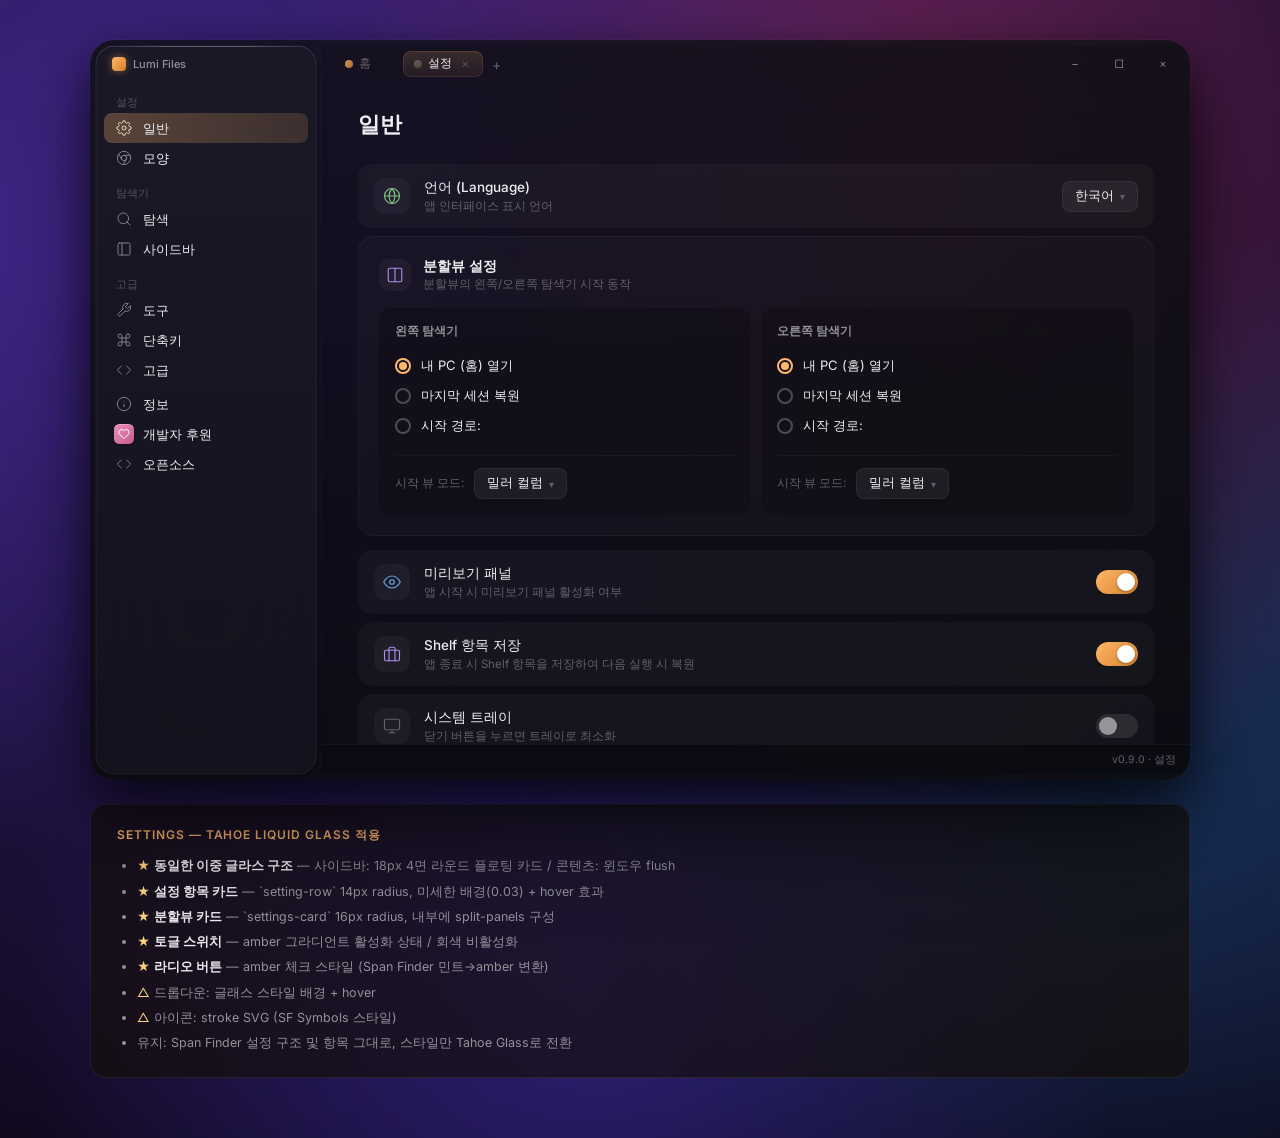
<file: _ui_mockup_settings.html>
<!DOCTYPE html>
<html lang="ko">
<head>
<meta charset="UTF-8">
<title>Lumi Files — Settings Mockup (Tahoe Liquid Glass)</title>
<link rel="preconnect" href="https://fonts.googleapis.com">
<link href="https://fonts.googleapis.com/css2?family=Inter:wght@400;500;600;700&display=swap" rel="stylesheet">
<style>
  :root {
    --lumi-amber: #FFB86B;
    --lumi-amber-soft: #FFD27A;
    --lumi-amber-deep: #D48028;
    --text-primary: #EEEEF2;
    --text-secondary: #92929A;
    --text-tertiary: #60606A;
    --divider: rgba(255,255,255,0.06);
    --divider-soft: rgba(255,255,255,0.035);
    --window-radius: 24px;
    --cat-amber:  linear-gradient(135deg, #FFB86B, #D48028);
    --cat-blue:   linear-gradient(135deg, #6AA8E8, #3E7FC2);
    --cat-green:  linear-gradient(135deg, #7EC785, #4BA35E);
    --cat-purple: linear-gradient(135deg, #B08FE8, #7A52C2);
    --cat-pink:   linear-gradient(135deg, #F08FBF, #C25A8F);
    --cat-coral:  linear-gradient(135deg, #FF9A6B, #E85A3C);
    --cat-gray:   linear-gradient(135deg, #7A7368, #504A40);
  }

  * { box-sizing: border-box; margin: 0; padding: 0; }
  html, body {
    font-family: "Inter", "Pretendard", -apple-system, "Segoe UI", system-ui, sans-serif;
    font-size: 13px;
    color: var(--text-primary);
    -webkit-font-smoothing: antialiased;
  }
  body {
    padding: 40px 32px 60px;
    min-height: 100vh;
    background:
      radial-gradient(ellipse at 15% 20%, rgba(100, 60, 220, 0.65), transparent 50%),
      radial-gradient(ellipse at 70% 15%, rgba(200, 60, 140, 0.50), transparent 50%),
      radial-gradient(ellipse at 45% 85%, rgba(60, 40, 160, 0.60), transparent 55%),
      radial-gradient(ellipse at 85% 65%, rgba(40, 120, 200, 0.40), transparent 50%),
      radial-gradient(ellipse at 30% 60%, rgba(80, 50, 180, 0.35), transparent 55%),
      linear-gradient(160deg, #1A0E30 0%, #0C0818 100%);
  }
  .page { display: flex; flex-direction: column; align-items: center; gap: 24px; }

  /* ── WINDOW ── */
  .window {
    width: 1100px;
    height: 740px;
    border-radius: var(--window-radius);
    background: linear-gradient(180deg,
      rgba(18, 18, 24, 0.88) 0%,
      rgba(12, 12, 16, 0.94) 100%);
    backdrop-filter: blur(60px) saturate(1.4);
    -webkit-backdrop-filter: blur(60px) saturate(1.4);
    box-shadow:
      0 40px 100px rgba(0,0,0,0.70),
      0 16px 40px rgba(0,0,0,0.45),
      0 0 0 0.5px rgba(255,255,255,0.08);
    display: flex;
    padding: 6px 0 6px 6px;
    gap: 6px;
    position: relative;
    overflow: hidden;
  }

  /* ── SIDEBAR — floating glass card ── */
  .sidebar {
    width: 220px;
    flex-shrink: 0;
    display: flex;
    flex-direction: column;
    background: linear-gradient(180deg,
      rgba(30, 28, 40, 0.72) 0%,
      rgba(22, 20, 32, 0.78) 100%);
    backdrop-filter: blur(80px) saturate(2.0) brightness(1.05);
    -webkit-backdrop-filter: blur(80px) saturate(2.0) brightness(1.05);
    border-radius: 18px;
    position: relative;
    overflow: hidden;
    z-index: 2;
    box-shadow:
      inset 0 0.5px 0 rgba(255,255,255,0.18),
      inset 0 -0.5px 0 rgba(255,255,255,0.04),
      inset 0.5px 0 0 rgba(255,255,255,0.06),
      inset -0.5px 0 0 rgba(255,255,255,0.06),
      0 0 0 0.5px rgba(255,255,255,0.08),
      0 2px 12px rgba(0,0,0,0.25);
  }
  .sidebar::before {
    content: '';
    position: absolute;
    top: 0; left: 12px; right: 12px;
    height: 1px;
    background: linear-gradient(90deg,
      rgba(255,255,255,0) 0%,
      rgba(255,255,255,0.22) 30%,
      rgba(255,255,255,0.22) 70%,
      rgba(255,255,255,0) 100%);
    z-index: 1;
    pointer-events: none;
  }

  .sidebar-top {
    height: 36px;
    display: flex;
    align-items: center;
    padding: 0 16px;
    gap: 7px;
    flex-shrink: 0;
  }
  .sidebar-top .logo {
    width: 14px; height: 14px;
    border-radius: 4px;
    background: linear-gradient(135deg, var(--lumi-amber), var(--lumi-amber-deep));
    box-shadow: 0 0 8px rgba(255,184,107,0.4);
  }
  .sidebar-top .name {
    color: var(--text-secondary);
    font-weight: 500;
    font-size: 11px;
  }

  .sidebar-body {
    flex: 1;
    overflow-y: auto;
    padding: 4px 8px 10px;
  }
  .sidebar-body::-webkit-scrollbar { width: 5px; }
  .sidebar-body::-webkit-scrollbar-track { background: transparent; }
  .sidebar-body::-webkit-scrollbar-thumb { background: rgba(255,255,255,0.06); border-radius: 3px; }

  .sb-section { margin-bottom: 4px; }
  .sb-header {
    padding: 10px 12px 3px;
    font-size: 10.5px;
    color: var(--text-tertiary);
    font-weight: 500;
    opacity: 0.8;
  }
  .sb-item {
    display: flex;
    align-items: center;
    gap: 9px;
    padding: 5px 10px;
    border-radius: 8px;
    color: var(--text-primary);
    font-size: 13px;
    cursor: pointer;
    line-height: 1;
    transition: background 0.15s;
  }
  .sb-item:hover { background: rgba(255,255,255,0.04); }
  .sb-item.active {
    background: linear-gradient(90deg, rgba(255,184,107,0.28), rgba(255,184,107,0.15));
    font-weight: 500;
  }
  .sb-item.active .sb-ico-stroke { color: #FFF3DC; }

  .sb-ico-stroke {
    width: 20px; height: 20px;
    display: flex; align-items: center; justify-content: center;
    color: var(--text-secondary);
    flex-shrink: 0;
    opacity: 0.85;
  }
  .sb-ico {
    width: 20px; height: 20px;
    border-radius: 5.5px;
    display: flex; align-items: center; justify-content: center;
    color: white;
    flex-shrink: 0;
    box-shadow: inset 0 1px 0 rgba(255,255,255,0.22), 0 1px 2px rgba(0,0,0,0.28);
  }
  .sb-ico.amber  { background: var(--cat-amber); }
  .sb-ico.blue   { background: var(--cat-blue); }
  .sb-ico.green  { background: var(--cat-green); }
  .sb-ico.purple { background: var(--cat-purple); }
  .sb-ico.pink   { background: var(--cat-pink); }
  .sb-ico.coral  { background: var(--cat-coral); }
  .sb-ico.gray   { background: var(--cat-gray); }

  .sidebar-bottom {
    flex-shrink: 0;
    padding: 6px 8px 8px;
    border-top: 1px solid rgba(255,255,255,0.05);
  }
  .sidebar-bottom .sb-item {
    color: var(--text-secondary);
    font-size: 12.5px;
  }

  /* ── CONTENT — flush with window ── */
  .content {
    flex: 1;
    display: flex;
    flex-direction: column;
    background: rgba(0, 0, 0, 0.12);
    border-radius: 0;
    position: relative;
    z-index: 1;
    overflow: hidden;
  }

  /* ── TITLEBAR ── */
  .titlebar {
    height: 36px;
    display: flex;
    align-items: center;
    padding: 0 6px 0 12px;
    gap: 8px;
    flex-shrink: 0;
  }
  .tabs { display: flex; gap: 1px; flex: 1; align-items: center; }
  .tab {
    display: flex; align-items: center; gap: 6px;
    padding: 4px 11px 5px;
    border-radius: 8px;
    font-size: 12px;
    color: var(--text-tertiary);
    max-width: 170px;
    white-space: nowrap;
    overflow: hidden;
    transition: all 0.15s;
  }
  .tab:hover { color: var(--text-secondary); background: rgba(255,255,255,0.025); }
  .tab.active {
    color: var(--text-primary);
    background: linear-gradient(180deg, rgba(255,184,107,0.16), rgba(255,184,107,0.06));
    box-shadow: inset 0 0 0 1px rgba(255,184,107,0.12);
  }
  .tab .tab-icon { width: 8px; height: 8px; border-radius: 50%; flex-shrink: 0; opacity: 0.8; }
  .tab .tab-close {
    width: 14px; height: 14px;
    display: flex; align-items: center; justify-content: center;
    border-radius: 4px; margin-left: auto;
    color: var(--text-tertiary); font-size: 13px; line-height: 1;
    opacity: 0; transition: opacity 0.12s;
  }
  .tab:hover .tab-close, .tab.active .tab-close { opacity: 0.7; }
  .tab-add {
    display: flex; align-items: center; justify-content: center;
    width: 24px; height: 24px;
    color: var(--text-tertiary); border-radius: 6px; font-size: 14px;
    transition: all 0.15s;
  }
  .tab-add:hover { background: rgba(255,255,255,0.06); color: var(--text-primary); }

  .caption { display: flex; gap: 2px; }
  .caption button {
    width: 42px; height: 30px;
    background: none; border: none;
    color: var(--text-secondary); font-size: 11px;
    border-radius: 6px; cursor: pointer;
    transition: all 0.15s;
  }
  .caption button:hover { background: rgba(255,255,255,0.07); color: var(--text-primary); }
  .caption button.close:hover { background: #E81123; color: white; }

  /* ── SETTINGS CONTENT ── */
  .settings-body {
    flex: 1;
    overflow-y: auto;
    padding: 28px 36px 36px;
  }
  .settings-body::-webkit-scrollbar { width: 6px; }
  .settings-body::-webkit-scrollbar-track { background: transparent; }
  .settings-body::-webkit-scrollbar-thumb { background: rgba(255,255,255,0.06); border-radius: 3px; }

  .settings-title {
    font-size: 22px;
    font-weight: 700;
    color: var(--text-primary);
    margin-bottom: 24px;
  }

  /* Setting row */
  .setting-row {
    display: flex;
    align-items: center;
    padding: 14px 16px;
    border-radius: 14px;
    background: rgba(255,255,255,0.03);
    margin-bottom: 8px;
    gap: 14px;
    transition: background 0.15s;
  }
  .setting-row:hover { background: rgba(255,255,255,0.045); }
  .setting-row .sr-icon {
    width: 36px; height: 36px;
    border-radius: 10px;
    display: flex; align-items: center; justify-content: center;
    flex-shrink: 0;
    background: rgba(255,255,255,0.04);
    color: var(--text-secondary);
  }
  .setting-row .sr-text { flex: 1; }
  .setting-row .sr-label {
    font-size: 13.5px;
    font-weight: 500;
    color: var(--text-primary);
  }
  .setting-row .sr-desc {
    font-size: 11.5px;
    color: var(--text-tertiary);
    margin-top: 2px;
  }
  .setting-row .sr-right {
    flex-shrink: 0;
  }

  /* Toggle switch */
  .toggle {
    width: 42px; height: 24px;
    border-radius: 12px;
    background: rgba(255,255,255,0.10);
    position: relative;
    cursor: pointer;
    transition: background 0.2s;
  }
  .toggle::after {
    content: '';
    position: absolute;
    top: 3px; left: 3px;
    width: 18px; height: 18px;
    border-radius: 50%;
    background: rgba(255,255,255,0.5);
    transition: all 0.2s;
  }
  .toggle.on {
    background: linear-gradient(135deg, var(--lumi-amber), var(--lumi-amber-deep));
  }
  .toggle.on::after {
    left: 21px;
    background: white;
    box-shadow: 0 1px 3px rgba(0,0,0,0.3);
  }

  /* Dropdown */
  .dropdown {
    padding: 6px 12px;
    border-radius: 8px;
    background: rgba(255,255,255,0.06);
    border: 1px solid rgba(255,255,255,0.06);
    color: var(--text-primary);
    font-size: 12.5px;
    font-family: inherit;
    cursor: pointer;
    display: flex; align-items: center; gap: 6px;
    transition: all 0.15s;
  }
  .dropdown:hover { background: rgba(255,255,255,0.08); }
  .dropdown .dd-arrow { color: var(--text-tertiary); font-size: 10px; }

  /* Settings card (grouped) */
  .settings-card {
    background: rgba(255,255,255,0.025);
    border-radius: 16px;
    border: 1px solid rgba(255,255,255,0.04);
    padding: 20px;
    margin-bottom: 8px;
  }
  .settings-card .sc-title {
    display: flex; align-items: center; gap: 12px;
    margin-bottom: 16px;
  }
  .settings-card .sc-title .sr-icon {
    width: 32px; height: 32px;
    border-radius: 9px;
    display: flex; align-items: center; justify-content: center;
    background: rgba(255,255,255,0.04);
    color: var(--text-secondary);
    flex-shrink: 0;
  }
  .settings-card .sc-title .sr-label {
    font-size: 14px;
    font-weight: 600;
    color: var(--text-primary);
  }
  .settings-card .sc-title .sr-desc {
    font-size: 11.5px;
    color: var(--text-tertiary);
    margin-top: 1px;
  }

  /* Split panels inside card */
  .split-panels {
    display: grid;
    grid-template-columns: 1fr 1fr;
    gap: 10px;
  }
  .split-panel {
    background: rgba(0,0,0,0.22);
    border-radius: 12px;
    padding: 16px;
  }
  .split-panel .sp-title {
    font-size: 11.5px;
    font-weight: 600;
    color: var(--text-secondary);
    margin-bottom: 12px;
  }
  .split-panel .sp-option {
    display: flex;
    align-items: center;
    gap: 10px;
    padding: 6px 0;
    font-size: 13px;
    color: var(--text-primary);
    cursor: pointer;
  }
  /* Radio button */
  .radio {
    width: 16px; height: 16px;
    border-radius: 50%;
    border: 2px solid rgba(255,255,255,0.25);
    flex-shrink: 0;
    display: flex; align-items: center; justify-content: center;
    transition: all 0.15s;
  }
  .radio.checked {
    border-color: var(--lumi-amber);
  }
  .radio.checked::after {
    content: '';
    width: 8px; height: 8px;
    border-radius: 50%;
    background: var(--lumi-amber);
  }

  .sp-view-mode {
    display: flex;
    align-items: center;
    gap: 10px;
    margin-top: 14px;
    padding-top: 12px;
    border-top: 1px solid rgba(255,255,255,0.04);
  }
  .sp-view-mode label {
    font-size: 11.5px;
    color: var(--text-tertiary);
    white-space: nowrap;
  }

  /* Section divider */
  .section-gap { height: 6px; }

  /* Footer */
  .settings-footer {
    height: 30px;
    display: flex;
    align-items: center;
    justify-content: flex-end;
    padding: 0 14px;
    border-top: 1px solid var(--divider-soft);
    background: rgba(0,0,0,0.10);
    flex-shrink: 0;
  }
  .settings-footer span {
    font-size: 10.5px;
    color: var(--text-tertiary);
  }

  /* ── NOTES ── */
  .notes {
    width: 1100px;
    background: rgba(20,14,8,0.65);
    border: 1px solid rgba(255,220,160,0.08);
    border-radius: 16px;
    padding: 20px 26px;
    color: var(--text-secondary);
    font-size: 12.5px;
    line-height: 1.7;
  }
  .notes h3 {
    color: var(--lumi-amber);
    font-size: 12px;
    text-transform: uppercase;
    letter-spacing: 0.08em;
    margin-bottom: 10px;
    font-weight: 600;
  }
  .notes b { color: var(--text-primary); }
  .notes ul { margin-left: 20px; }
  .notes li { margin: 4px 0; }
  .notes .delta { color: var(--lumi-amber-soft); }
</style>
</head>
<body>

<div class="page">

<div class="window">

  <!-- ============ SIDEBAR ============ -->
  <aside class="sidebar">
    <div class="sidebar-top">
      <div class="logo"></div>
      <span class="name">Lumi Files</span>
    </div>
    <div class="sidebar-body">
      <div class="sb-section">
        <div class="sb-header">설정</div>
        <div class="sb-item active">
          <span class="sb-ico-stroke">
            <svg viewBox="0 0 24 24" width="16" height="16" fill="none" stroke="currentColor" stroke-width="1.5" stroke-linecap="round" stroke-linejoin="round"><circle cx="12" cy="12" r="3"/><path d="M19.4 15a1.65 1.65 0 0 0 .33 1.82l.06.06a2 2 0 0 1-2.83 2.83l-.06-.06a1.65 1.65 0 0 0-1.82-.33 1.65 1.65 0 0 0-1 1.51V21a2 2 0 0 1-4 0v-.09A1.65 1.65 0 0 0 9 19.4a1.65 1.65 0 0 0-1.82.33l-.06.06a2 2 0 0 1-2.83-2.83l.06-.06a1.65 1.65 0 0 0 .33-1.82 1.65 1.65 0 0 0-1.51-1H3a2 2 0 0 1 0-4h.09A1.65 1.65 0 0 0 4.6 9a1.65 1.65 0 0 0-.33-1.82l-.06-.06a2 2 0 0 1 2.83-2.83l.06.06A1.65 1.65 0 0 0 9 4.68a1.65 1.65 0 0 0 1-1.51V3a2 2 0 0 1 4 0v.09a1.65 1.65 0 0 0 1 1.51 1.65 1.65 0 0 0 1.82-.33l.06-.06a2 2 0 0 1 2.83 2.83l-.06.06A1.65 1.65 0 0 0 19.4 9a1.65 1.65 0 0 0 1.51 1H21a2 2 0 0 1 0 4h-.09a1.65 1.65 0 0 0-1.51 1z"/></svg>
          </span>
          <span>일반</span>
        </div>
        <div class="sb-item">
          <span class="sb-ico-stroke">
            <svg viewBox="0 0 24 24" width="16" height="16" fill="none" stroke="currentColor" stroke-width="1.5" stroke-linecap="round" stroke-linejoin="round"><circle cx="12" cy="12" r="10"/><circle cx="12" cy="12" r="4"/><line x1="21.17" y1="8" x2="12" y2="8"/><line x1="3.95" y1="6.06" x2="8.54" y2="14"/><line x1="10.88" y1="21.94" x2="15.46" y2="14"/></svg>
          </span>
          <span>모양</span>
        </div>
      </div>

      <div class="sb-section">
        <div class="sb-header">탐색기</div>
        <div class="sb-item">
          <span class="sb-ico-stroke">
            <svg viewBox="0 0 24 24" width="16" height="16" fill="none" stroke="currentColor" stroke-width="1.5" stroke-linecap="round" stroke-linejoin="round"><circle cx="11" cy="11" r="8"/><line x1="21" y1="21" x2="16.65" y2="16.65"/></svg>
          </span>
          <span>탐색</span>
        </div>
        <div class="sb-item">
          <span class="sb-ico-stroke">
            <svg viewBox="0 0 24 24" width="16" height="16" fill="none" stroke="currentColor" stroke-width="1.5" stroke-linecap="round" stroke-linejoin="round"><rect x="3" y="3" width="18" height="18" rx="2"/><line x1="9" y1="3" x2="9" y2="21"/></svg>
          </span>
          <span>사이드바</span>
        </div>
      </div>

      <div class="sb-section">
        <div class="sb-header">고급</div>
        <div class="sb-item">
          <span class="sb-ico-stroke">
            <svg viewBox="0 0 24 24" width="16" height="16" fill="none" stroke="currentColor" stroke-width="1.5" stroke-linecap="round" stroke-linejoin="round"><path d="M14.7 6.3a1 1 0 0 0 0 1.4l1.6 1.6a1 1 0 0 0 1.4 0l3.77-3.77a6 6 0 0 1-7.94 7.94l-6.91 6.91a2.12 2.12 0 0 1-3-3l6.91-6.91a6 6 0 0 1 7.94-7.94l-3.76 3.76z"/></svg>
          </span>
          <span>도구</span>
        </div>
        <div class="sb-item">
          <span class="sb-ico-stroke">
            <svg viewBox="0 0 24 24" width="16" height="16" fill="none" stroke="currentColor" stroke-width="1.5" stroke-linecap="round" stroke-linejoin="round"><path d="M18 3a3 3 0 0 0-3 3v12a3 3 0 0 0 3 3 3 3 0 0 0 3-3 3 3 0 0 0-3-3H6a3 3 0 0 0-3 3 3 3 0 0 0 3 3 3 3 0 0 0 3-3V6a3 3 0 0 0-3-3 3 3 0 0 0-3 3 3 3 0 0 0 3 3h12a3 3 0 0 0 3-3 3 3 0 0 0-3-3z"/></svg>
          </span>
          <span>단축키</span>
        </div>
        <div class="sb-item">
          <span class="sb-ico-stroke">
            <svg viewBox="0 0 24 24" width="16" height="16" fill="none" stroke="currentColor" stroke-width="1.5" stroke-linecap="round" stroke-linejoin="round"><polyline points="16 18 22 12 16 6"/><polyline points="8 6 2 12 8 18"/></svg>
          </span>
          <span>고급</span>
        </div>
      </div>

      <div class="sb-section">
        <div class="sb-item">
          <span class="sb-ico-stroke">
            <svg viewBox="0 0 24 24" width="16" height="16" fill="none" stroke="currentColor" stroke-width="1.5" stroke-linecap="round" stroke-linejoin="round"><circle cx="12" cy="12" r="10"/><line x1="12" y1="16" x2="12" y2="12"/><line x1="12" y1="8" x2="12.01" y2="8"/></svg>
          </span>
          <span>정보</span>
        </div>
        <div class="sb-item">
          <span class="sb-ico pink">
            <svg viewBox="0 0 24 24" width="12" height="12" fill="none" stroke="white" stroke-width="2" stroke-linecap="round" stroke-linejoin="round"><path d="M20.84 4.61a5.5 5.5 0 0 0-7.78 0L12 5.67l-1.06-1.06a5.5 5.5 0 0 0-7.78 7.78l1.06 1.06L12 21.23l7.78-7.78 1.06-1.06a5.5 5.5 0 0 0 0-7.78z"/></svg>
          </span>
          <span>개발자 후원</span>
        </div>
        <div class="sb-item">
          <span class="sb-ico-stroke">
            <svg viewBox="0 0 24 24" width="16" height="16" fill="none" stroke="currentColor" stroke-width="1.5" stroke-linecap="round" stroke-linejoin="round"><polyline points="16 18 22 12 16 6"/><polyline points="8 6 2 12 8 18"/></svg>
          </span>
          <span>오픈소스</span>
        </div>
      </div>
    </div>
  </aside>

  <!-- ============ CONTENT ============ -->
  <div class="content">

    <!-- TITLEBAR -->
    <div class="titlebar">
      <div class="tabs">
        <div class="tab">
          <span class="tab-icon" style="background: var(--cat-amber);"></span>
          <span>홈</span>
          <span class="tab-close">×</span>
        </div>
        <div class="tab active">
          <span class="tab-icon" style="background: var(--cat-gray);"></span>
          <span>설정</span>
          <span class="tab-close">×</span>
        </div>
        <div class="tab-add">+</div>
      </div>
      <div class="caption">
        <button>−</button>
        <button>☐</button>
        <button class="close">×</button>
      </div>
    </div>

    <!-- SETTINGS BODY -->
    <div class="settings-body">
      <div class="settings-title">일반</div>

      <!-- Language -->
      <div class="setting-row">
        <div class="sr-icon" style="color: #7EC785;">
          <svg viewBox="0 0 24 24" width="18" height="18" fill="none" stroke="currentColor" stroke-width="1.5" stroke-linecap="round" stroke-linejoin="round"><circle cx="12" cy="12" r="10"/><line x1="2" y1="12" x2="22" y2="12"/><path d="M12 2a15.3 15.3 0 0 1 4 10 15.3 15.3 0 0 1-4 10 15.3 15.3 0 0 1-4-10 15.3 15.3 0 0 1 4-10z"/></svg>
        </div>
        <div class="sr-text">
          <div class="sr-label">언어 (Language)</div>
          <div class="sr-desc">앱 인터페이스 표시 언어</div>
        </div>
        <div class="sr-right">
          <div class="dropdown">한국어 <span class="dd-arrow">▾</span></div>
        </div>
      </div>

      <!-- Split View -->
      <div class="settings-card">
        <div class="sc-title">
          <div class="sr-icon" style="color: #B08FE8;">
            <svg viewBox="0 0 24 24" width="18" height="18" fill="none" stroke="currentColor" stroke-width="1.5" stroke-linecap="round" stroke-linejoin="round"><rect x="3" y="3" width="18" height="18" rx="2"/><line x1="12" y1="3" x2="12" y2="21"/></svg>
          </div>
          <div>
            <div class="sr-label">분할뷰 설정</div>
            <div class="sr-desc">분할뷰의 왼쪽/오른쪽 탐색기 시작 동작</div>
          </div>
        </div>
        <div class="split-panels">
          <div class="split-panel">
            <div class="sp-title">왼쪽 탐색기</div>
            <div class="sp-option"><span class="radio checked"></span> 내 PC (홈) 열기</div>
            <div class="sp-option"><span class="radio"></span> 마지막 세션 복원</div>
            <div class="sp-option"><span class="radio"></span> 시작 경로:</div>
            <div class="sp-view-mode">
              <label>시작 뷰 모드:</label>
              <div class="dropdown">밀러 컬럼 <span class="dd-arrow">▾</span></div>
            </div>
          </div>
          <div class="split-panel">
            <div class="sp-title">오른쪽 탐색기</div>
            <div class="sp-option"><span class="radio checked"></span> 내 PC (홈) 열기</div>
            <div class="sp-option"><span class="radio"></span> 마지막 세션 복원</div>
            <div class="sp-option"><span class="radio"></span> 시작 경로:</div>
            <div class="sp-view-mode">
              <label>시작 뷰 모드:</label>
              <div class="dropdown">밀러 컬럼 <span class="dd-arrow">▾</span></div>
            </div>
          </div>
        </div>
      </div>

      <div class="section-gap"></div>

      <!-- Preview Panel -->
      <div class="setting-row">
        <div class="sr-icon" style="color: #6AA8E8;">
          <svg viewBox="0 0 24 24" width="18" height="18" fill="none" stroke="currentColor" stroke-width="1.5" stroke-linecap="round" stroke-linejoin="round"><path d="M1 12s4-8 11-8 11 8 11 8-4 8-11 8-11-8-11-8z"/><circle cx="12" cy="12" r="3"/></svg>
        </div>
        <div class="sr-text">
          <div class="sr-label">미리보기 패널</div>
          <div class="sr-desc">앱 시작 시 미리보기 패널 활성화 여부</div>
        </div>
        <div class="sr-right"><div class="toggle on"></div></div>
      </div>

      <!-- Shelf Persistence -->
      <div class="setting-row">
        <div class="sr-icon" style="color: #B08FE8;">
          <svg viewBox="0 0 24 24" width="18" height="18" fill="none" stroke="currentColor" stroke-width="1.5" stroke-linecap="round" stroke-linejoin="round"><rect x="2" y="7" width="20" height="14" rx="2" ry="2"/><path d="M16 21V5a2 2 0 0 0-2-2h-4a2 2 0 0 0-2 2v16"/></svg>
          </div>
        <div class="sr-text">
          <div class="sr-label">Shelf 항목 저장</div>
          <div class="sr-desc">앱 종료 시 Shelf 항목을 저장하여 다음 실행 시 복원</div>
        </div>
        <div class="sr-right"><div class="toggle on"></div></div>
      </div>

      <!-- System Tray -->
      <div class="setting-row">
        <div class="sr-icon" style="color: var(--text-tertiary);">
          <svg viewBox="0 0 24 24" width="18" height="18" fill="none" stroke="currentColor" stroke-width="1.5" stroke-linecap="round" stroke-linejoin="round"><rect x="2" y="3" width="20" height="14" rx="2"/><line x1="8" y1="21" x2="16" y2="21"/><line x1="12" y1="17" x2="12" y2="21"/></svg>
        </div>
        <div class="sr-text">
          <div class="sr-label">시스템 트레이</div>
          <div class="sr-desc">닫기 버튼을 누르면 트레이로 최소화</div>
        </div>
        <div class="sr-right"><div class="toggle"></div></div>
      </div>

    </div>

    <!-- FOOTER -->
    <div class="settings-footer">
      <span>v0.9.0 · 설정</span>
    </div>

  </div><!-- /.content -->
</div><!-- /.window -->

<!-- NOTES -->
<div class="notes">
  <h3>Settings — Tahoe Liquid Glass 적용</h3>
  <ul>
    <li><span class="delta">★</span> <b>동일한 이중 글라스 구조</b> — 사이드바: 18px 4면 라운드 플로팅 카드 / 콘텐츠: 윈도우 flush</li>
    <li><span class="delta">★</span> <b>설정 항목 카드</b> — `setting-row` 14px radius, 미세한 배경(0.03) + hover 효과</li>
    <li><span class="delta">★</span> <b>분할뷰 카드</b> — `settings-card` 16px radius, 내부에 split-panels 구성</li>
    <li><span class="delta">★</span> <b>토글 스위치</b> — amber 그라디언트 활성화 상태 / 회색 비활성화</li>
    <li><span class="delta">★</span> <b>라디오 버튼</b> — amber 체크 스타일 (Span Finder 민트→amber 변환)</li>
    <li><span class="delta">△</span> 드롭다운: 글래스 스타일 배경 + hover</li>
    <li><span class="delta">△</span> 아이콘: stroke SVG (SF Symbols 스타일)</li>
    <li>유지: Span Finder 설정 구조 및 항목 그대로, 스타일만 Tahoe Glass로 전환</li>
  </ul>
</div>

</div>

</body>
</html>
</file>
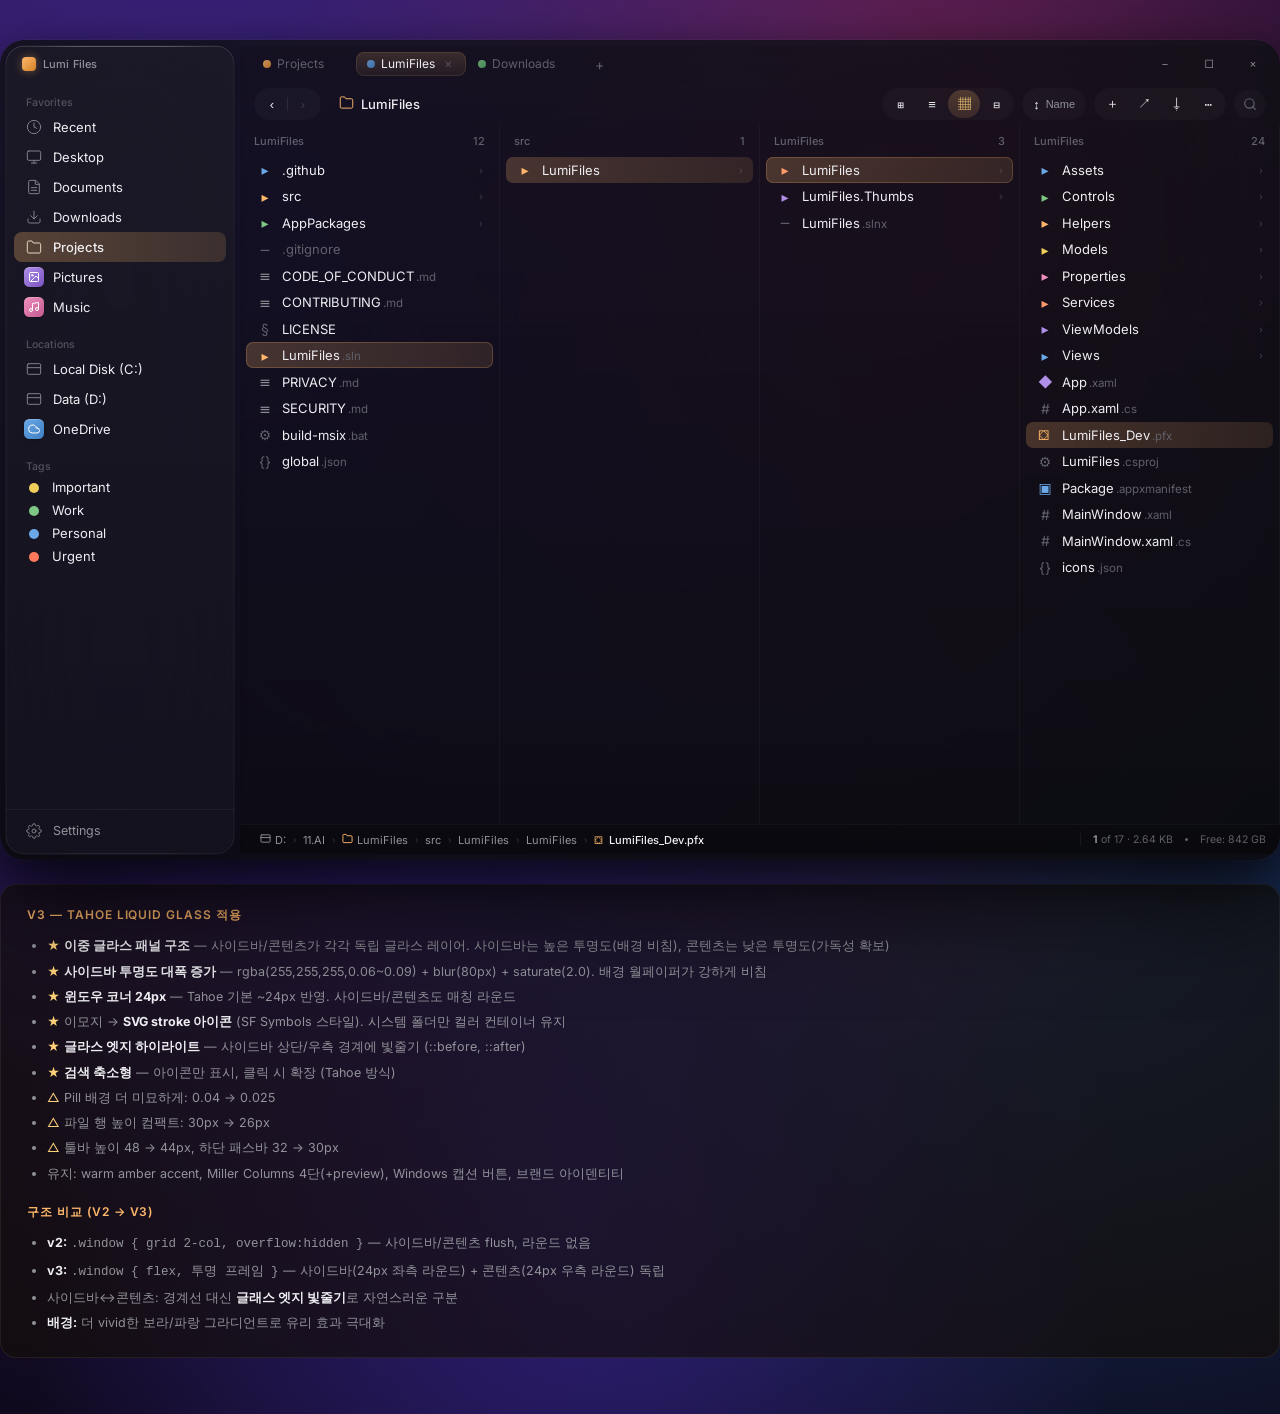
<file: _ui_mockup_v3_glass.html>
<!DOCTYPE html>
<html lang="ko">
<head>
<meta charset="UTF-8">
<title>Lumi Files — UI Mockup v3 (Tahoe Liquid Glass)</title>
<link rel="preconnect" href="https://fonts.googleapis.com">
<link href="https://fonts.googleapis.com/css2?family=Inter:wght@400;500;600&display=swap" rel="stylesheet">
<style>
  :root {
    /* Lumi accent */
    --lumi-amber: #FFB86B;
    --lumi-amber-soft: #FFD27A;
    --lumi-amber-deep: #D48028;

    /* Neutral dark surfaces */
    --bg-0: #0A0A0C;
    --bg-1: #16161A;
    --bg-2: #1E1E22;
    --bg-3: #26262B;

    /* Text */
    --text-primary: #EEEEF2;
    --text-secondary: #92929A;
    --text-tertiary: #60606A;

    /* ── Liquid Glass layers ── */
    --glass-sidebar: rgba(255, 255, 255, 0.06);
    --glass-sidebar-strong: rgba(255, 255, 255, 0.09);
    --glass-content: rgba(16, 16, 20, 0.88);
    --glass-content-strong: rgba(10, 10, 14, 0.94);
    --glass-pill: rgba(255, 255, 255, 0.025);
    --glass-pill-hover: rgba(255, 255, 255, 0.055);

    /* Glass edge highlights */
    --edge-top: rgba(255, 255, 255, 0.14);
    --edge-subtle: rgba(255, 255, 255, 0.06);
    --edge-border: rgba(255, 255, 255, 0.08);

    /* Dividers */
    --divider: rgba(255, 255, 255, 0.06);
    --divider-soft: rgba(255, 255, 255, 0.035);

    /* Selection */
    --sel-bg: linear-gradient(90deg, rgba(255, 184, 107, 0.22), rgba(255, 184, 107, 0.12));
    --sel-border: rgba(255, 184, 107, 0.22);

    /* Category icon containers */
    --cat-amber:  linear-gradient(135deg, #FFB86B, #D48028);
    --cat-coral:  linear-gradient(135deg, #FF9A6B, #E85A3C);
    --cat-gold:   linear-gradient(135deg, #F0CE5A, #C29A28);
    --cat-green:  linear-gradient(135deg, #7EC785, #4BA35E);
    --cat-blue:   linear-gradient(135deg, #6AA8E8, #3E7FC2);
    --cat-purple: linear-gradient(135deg, #B08FE8, #7A52C2);
    --cat-pink:   linear-gradient(135deg, #F08FBF, #C25A8F);
    --cat-gray:   linear-gradient(135deg, #7A7368, #504A40);

    /* Window geometry */
    --window-radius: 24px;
    --panel-radius-inner: 16px;
  }

  * { box-sizing: border-box; margin: 0; padding: 0; }
  html, body {
    font-family: "Inter", "Pretendard", -apple-system, "Segoe UI", system-ui, sans-serif;
    font-size: 13px;
    color: var(--text-primary);
    -webkit-font-smoothing: antialiased;
  }

  body {
    padding: 40px 32px 60px;
    min-height: 100vh;
    /* Vivid wallpaper — Tahoe-style colorful gradient so glass shows through */
    background:
      radial-gradient(ellipse at 15% 20%, rgba(100, 60, 220, 0.65), transparent 50%),
      radial-gradient(ellipse at 70% 15%, rgba(200, 60, 140, 0.50), transparent 50%),
      radial-gradient(ellipse at 45% 85%, rgba(60, 40, 160, 0.60), transparent 55%),
      radial-gradient(ellipse at 85% 65%, rgba(40, 120, 200, 0.40), transparent 50%),
      radial-gradient(ellipse at 30% 60%, rgba(80, 50, 180, 0.35), transparent 55%),
      linear-gradient(160deg, #1A0E30 0%, #0C0818 100%);
  }
  .page { display: flex; flex-direction: column; align-items: center; gap: 24px; }

  /* =========================================================
     WINDOW — opaque frame that holds:
       • Floating sidebar glass card (Layer 2, high transparency)
       • Flush content area (Layer 1, built into window frame)
     Sidebar floats with own radius; content is flush to frame edges.
     This creates DEPTH CONTRAST — sidebar "above" the content.
     ========================================================= */
  .window {
    width: 1280px;
    height: 820px;
    border-radius: var(--window-radius);
    /* Window frame BG — the content area shares this layer */
    background: linear-gradient(180deg,
      rgba(18, 18, 24, 0.88) 0%,
      rgba(12, 12, 16, 0.94) 100%);
    backdrop-filter: blur(60px) saturate(1.4);
    -webkit-backdrop-filter: blur(60px) saturate(1.4);
    box-shadow:
      0 40px 100px rgba(0,0,0,0.70),
      0 16px 40px rgba(0,0,0,0.45),
      0 0 0 0.5px var(--edge-border);
    display: flex;
    /* Padding only LEFT/TOP/BOTTOM — sidebar floats inside.
       RIGHT has NO padding — content is flush to window edge. */
    padding: 6px 0 6px 6px;
    gap: 6px;
    position: relative;
    overflow: hidden;
  }

  /* =========================================================
     SIDEBAR — independent floating glass card (Layer 2)
     High transparency: wallpaper shows through strongly.
     Has its OWN border-radius on ALL 4 sides.
     "Floats above" the content — creates depth.
     ========================================================= */
  .sidebar {
    width: 228px;
    flex-shrink: 0;
    display: flex;
    flex-direction: column;
    /* HIGH transparency — wallpaper shows through */
    /* Darker glass — still translucent but with dark base */
    background: linear-gradient(180deg,
      rgba(30, 28, 40, 0.72) 0%,
      rgba(22, 20, 32, 0.78) 100%);
    backdrop-filter: blur(80px) saturate(2.0) brightness(1.05);
    -webkit-backdrop-filter: blur(80px) saturate(2.0) brightness(1.05);
    /* ALL 4 corners rounded — independent floating card */
    border-radius: 18px;
    position: relative;
    overflow: hidden;
    z-index: 2;
    /* Glass edge highlights on all sides */
    box-shadow:
      inset 0 0.5px 0 rgba(255,255,255,0.18),
      inset 0 -0.5px 0 rgba(255,255,255,0.04),
      inset 0.5px 0 0 rgba(255,255,255,0.06),
      inset -0.5px 0 0 rgba(255,255,255,0.06),
      0 0 0 0.5px rgba(255,255,255,0.08),
      0 2px 12px rgba(0,0,0,0.25);
  }

  /* Top edge light streak */
  .sidebar::before {
    content: '';
    position: absolute;
    top: 0; left: 12px; right: 12px;
    height: 1px;
    background: linear-gradient(90deg,
      rgba(255,255,255,0) 0%,
      rgba(255,255,255,0.22) 30%,
      rgba(255,255,255,0.22) 70%,
      rgba(255,255,255,0) 100%);
    z-index: 1;
    pointer-events: none;
  }

  /* Bottom edge light streak */
  .sidebar::after {
    content: '';
    position: absolute;
    bottom: 0; left: 12px; right: 12px;
    height: 1px;
    background: linear-gradient(90deg,
      rgba(255,255,255,0) 0%,
      rgba(255,255,255,0.06) 30%,
      rgba(255,255,255,0.06) 70%,
      rgba(255,255,255,0) 100%);
    z-index: 1;
    pointer-events: none;
  }

  /* =========================================================
     CONTENT — flush with window frame (Layer 1)
     NO own border-radius. Clipped by window's overflow:hidden.
     Darker and more opaque — acts as the "base" layer.
     Sidebar floats ABOVE this, creating depth difference.
     ========================================================= */
  .content {
    flex: 1;
    display: grid;
    grid-template-rows: 36px 44px 1fr 30px;
    min-height: 0;
    min-width: 0;
    /* Content shares window's background — no separate BG needed,
       but we add a subtle overlay for depth */
    background: rgba(0, 0, 0, 0.12);
    /* NO border-radius — flush to window edges,
       clipped by window's border-radius + overflow:hidden */
    border-radius: 0;
    /* No border/line between sidebar and content */
    box-shadow: none;
    position: relative;
    z-index: 1;
  }

  /* =========================================================
     SIDEBAR INTERNALS
     ========================================================= */
  .sidebar-top {
    height: 36px;
    display: flex;
    align-items: center;
    padding: 0 16px;
    gap: 7px;
    flex-shrink: 0;
    -webkit-app-region: drag;
  }
  .sidebar-top .logo {
    width: 14px; height: 14px;
    border-radius: 4px;
    background: linear-gradient(135deg, var(--lumi-amber), var(--lumi-amber-deep));
    box-shadow: 0 0 8px rgba(255,184,107,0.4);
  }
  .sidebar-top .name {
    color: var(--text-secondary);
    font-weight: 500;
    font-size: 11px;
    letter-spacing: 0.01em;
  }

  .sidebar-body {
    flex: 1;
    overflow-y: auto;
    padding: 4px 8px 10px;
  }
  .sidebar-body::-webkit-scrollbar { width: 5px; }
  .sidebar-body::-webkit-scrollbar-track { background: transparent; }
  .sidebar-body::-webkit-scrollbar-thumb { background: rgba(255,255,255,0.06); border-radius: 3px; }

  .sidebar-bottom {
    flex-shrink: 0;
    padding: 6px 8px 8px;
    border-top: 1px solid rgba(255,255,255,0.05);
  }
  .sidebar-bottom .sb-settings {
    color: var(--text-secondary);
    font-size: 12.5px;
  }
  .sidebar-bottom .sb-settings:hover {
    color: var(--text-primary);
  }

  .sb-section { margin-bottom: 6px; }
  .sb-header {
    padding: 10px 12px 3px;
    font-size: 10.5px;
    color: var(--text-tertiary);
    font-weight: 500;
    opacity: 0.8;
  }

  .sb-item {
    display: flex;
    align-items: center;
    gap: 9px;
    padding: 5px 10px;
    border-radius: 8px;
    color: var(--text-primary);
    font-size: 13px;
    cursor: pointer;
    margin: 0;
    line-height: 1;
    transition: background 0.15s;
  }
  .sb-item:hover { background: rgba(255,255,255,0.04); }
  .sb-item.active {
    background: linear-gradient(90deg, rgba(255,184,107,0.28), rgba(255,184,107,0.15));
    color: var(--text-primary);
    font-weight: 500;
  }
  .sb-item.active .sb-ico-stroke { color: #FFF3DC; }

  /* Stroke-style icons (Tahoe default — using text symbols as stand-in for SF Symbols) */
  .sb-ico-stroke {
    width: 20px; height: 20px;
    display: flex; align-items: center; justify-content: center;
    font-size: 15px;
    color: var(--text-secondary);
    flex-shrink: 0;
    opacity: 0.85;
  }

  /* Colored container icons (only for system collections) */
  .sb-ico {
    width: 20px; height: 20px;
    border-radius: 5.5px;
    display: flex; align-items: center; justify-content: center;
    font-size: 11px;
    color: white;
    flex-shrink: 0;
    box-shadow: inset 0 1px 0 rgba(255,255,255,0.22), 0 1px 2px rgba(0,0,0,0.28);
  }
  .sb-ico.amber  { background: var(--cat-amber); }
  .sb-ico.coral  { background: var(--cat-coral); }
  .sb-ico.gold   { background: var(--cat-gold); }
  .sb-ico.green  { background: var(--cat-green); }
  .sb-ico.blue   { background: var(--cat-blue); }
  .sb-ico.purple { background: var(--cat-purple); }
  .sb-ico.pink   { background: var(--cat-pink); }
  .sb-ico.gray   { background: var(--cat-gray); }

  .sb-item .tag-dot {
    width: 10px; height: 10px;
    border-radius: 50%;
    margin: 0 4px 0 5px;
    flex-shrink: 0;
  }

  /* =========================================================
     TITLE BAR
     ========================================================= */
  .titlebar {
    display: flex;
    align-items: center;
    padding: 0 6px 0 12px;
    gap: 8px;
  }
  .tabs { display: flex; gap: 1px; flex: 1; align-items: center; overflow: hidden; min-width: 0; }
  .tab {
    display: flex; align-items: center; gap: 6px;
    padding: 4px 11px 5px;
    border-radius: 8px;
    font-size: 12px;
    color: var(--text-tertiary);
    max-width: 170px;
    min-width: 100px;
    white-space: nowrap;
    overflow: hidden;
    position: relative;
    transition: all 0.15s;
  }
  .tab:hover { color: var(--text-secondary); background: rgba(255,255,255,0.025); }
  .tab.active {
    color: var(--text-primary);
    background: linear-gradient(180deg, rgba(255,184,107,0.16), rgba(255,184,107,0.06));
    box-shadow: inset 0 0 0 1px rgba(255,184,107,0.12);
  }
  .tab .tab-icon {
    width: 8px; height: 8px; border-radius: 50%;
    flex-shrink: 0;
    opacity: 0.8;
  }
  .tab .tab-close {
    width: 14px; height: 14px;
    display: flex; align-items: center; justify-content: center;
    border-radius: 4px;
    margin-left: auto;
    color: var(--text-tertiary);
    font-size: 13px; line-height: 1;
    opacity: 0;
    transition: opacity 0.12s;
  }
  .tab:hover .tab-close, .tab.active .tab-close { opacity: 0.7; }
  .tab .tab-close:hover { background: rgba(255,255,255,0.1); color: var(--text-primary); opacity: 1; }
  .tab-add {
    display: flex; align-items: center; justify-content: center;
    width: 24px; height: 24px;
    color: var(--text-tertiary);
    border-radius: 6px;
    font-size: 14px;
    transition: all 0.15s;
  }
  .tab-add:hover { background: rgba(255,255,255,0.06); color: var(--text-primary); }

  .caption { display: flex; gap: 2px; }
  .caption button {
    width: 42px; height: 30px;
    background: none; border: none;
    color: var(--text-secondary);
    font-size: 11px;
    border-radius: 6px;
    cursor: pointer;
    transition: all 0.15s;
  }
  .caption button:hover { background: rgba(255,255,255,0.07); color: var(--text-primary); }
  .caption button.close:hover { background: #E81123; color: white; }

  /* =========================================================
     TOOLBAR — pill/capsule (more subtle glass)
     ========================================================= */
  .toolbar {
    display: flex;
    align-items: center;
    padding: 0 14px;
    gap: 8px;
    background: transparent;
  }

  .pill {
    display: flex;
    align-items: center;
    gap: 0;
    padding: 2px;
    border-radius: 999px;
    background: var(--glass-pill);
    transition: background 0.15s;
  }
  .pill > button,
  .pill > .pill-btn {
    height: 28px;
    padding: 0 9px;
    min-width: 32px;
    display: flex; align-items: center; justify-content: center;
    background: none; border: none;
    color: var(--text-primary);
    font-size: 13px;
    cursor: pointer;
    border-radius: 999px;
    position: relative;
    gap: 6px;
    transition: all 0.15s;
  }
  .pill > button.disabled { color: var(--text-tertiary); opacity: 0.5; }
  .pill > button:hover:not(.disabled) { background: var(--glass-pill-hover); }
  .pill > button.active {
    background: linear-gradient(180deg, rgba(255,184,107,0.22), rgba(255,184,107,0.12));
    color: var(--lumi-amber-soft);
  }
  .pill-divider {
    width: 1px; height: 14px;
    background: rgba(255,255,255,0.08);
    align-self: center;
    margin: 0 -1px;
  }

  .addr-folder {
    display: flex;
    align-items: center;
    gap: 7px;
    height: 28px;
    padding: 0 12px 0 10px;
    color: var(--text-primary);
    font-size: 13px;
    font-weight: 500;
  }
  .addr-folder .folder-icon { font-size: 14px; color: var(--lumi-amber); }

  .spacer { flex: 1; }

  .search-compact {
    display: flex;
    align-items: center;
    justify-content: center;
    width: 32px; height: 28px;
    border-radius: 999px;
    background: var(--glass-pill);
    color: var(--text-tertiary);
    font-size: 13px;
    cursor: pointer;
    transition: all 0.15s;
  }
  .search-compact:hover { background: var(--glass-pill-hover); color: var(--text-primary); }

  /* =========================================================
     MILLER COLUMNS
     ========================================================= */
  .columns-wrap {
    display: flex;
    overflow-x: auto;
    overflow-y: hidden;
  }
  .columns-wrap::-webkit-scrollbar { height: 8px; }
  .columns-wrap::-webkit-scrollbar-track { background: transparent; }
  .columns-wrap::-webkit-scrollbar-thumb { background: rgba(255,255,255,0.06); border-radius: 4px; }

  .column {
    width: 260px;
    flex-shrink: 0;
    border-right: 1px solid var(--divider-soft);
    display: flex;
    flex-direction: column;
    overflow: hidden;
  }
  .col-header {
    padding: 8px 14px 6px;
    font-size: 11px;
    color: var(--text-tertiary);
    font-weight: 500;
    display: flex;
    justify-content: space-between;
    align-items: center;
  }
  .col-body {
    flex: 1;
    overflow-y: auto;
    padding: 2px 6px 10px;
  }
  .col-body::-webkit-scrollbar { width: 5px; }
  .col-body::-webkit-scrollbar-track { background: transparent; }
  .col-body::-webkit-scrollbar-thumb { background: rgba(255,255,255,0.06); border-radius: 3px; }

  /* File rows — more compact (Tahoe density) */
  .file-row {
    display: flex;
    align-items: center;
    gap: 8px;
    padding: 4px 10px;
    font-size: 13px;
    color: var(--text-primary);
    cursor: pointer;
    border-radius: 7px;
    margin: 0.5px 0;
    transition: background 0.12s;
  }
  .file-row:hover { background: rgba(255,255,255,0.04); }
  .file-row.selected {
    background: var(--sel-bg);
    box-shadow: inset 0 0 0 1px var(--sel-border);
  }
  .file-row.focused {
    background: linear-gradient(90deg, rgba(255,184,107,0.22), rgba(255,184,107,0.12));
  }
  .file-row.dim { color: var(--text-tertiary); }

  .file-icon {
    width: 18px; height: 18px;
    display: flex; align-items: center; justify-content: center;
    font-size: 14px;
    flex-shrink: 0;
  }
  /* Folder icon colors */
  .ico-folder { color: #6AA8E8; }         /* Default blue (Tahoe standard) */
  .ico-folder-amber { color: var(--lumi-amber); }
  .ico-folder-coral { color: #FF9A6B; }
  .ico-folder-gold { color: #F0CE5A; }
  .ico-folder-green { color: #7EC785; }
  .ico-folder-purple { color: #B08FE8; }
  .ico-folder-pink { color: #F08FBF; }
  .ico-file { color: var(--text-tertiary); }
  .ico-doc { color: var(--text-secondary); }

  .file-name {
    flex: 1;
    white-space: nowrap;
    overflow: hidden;
    text-overflow: ellipsis;
  }
  .file-row .ext { color: var(--text-tertiary); font-size: 11.5px; margin-left: 2px; }
  .chev { color: var(--text-tertiary); font-size: 10px; flex-shrink: 0; opacity: 0.6; }

  /* =========================================================
     PREVIEW COLUMN
     ========================================================= */
  .preview-column {
    width: 300px;
    padding: 16px;
    display: flex;
    flex-direction: column;
    gap: 12px;
    overflow-y: auto;
    background: rgba(255,255,255,0.015);
    border-left: 1px solid var(--divider-soft);
  }
  .preview-thumb {
    height: 180px;
    border-radius: 12px;
    background: linear-gradient(135deg, rgba(255,255,255,0.04), rgba(255,255,255,0.015));
    display: flex; align-items: center; justify-content: center;
    font-size: 56px;
    color: rgba(255,255,255,0.30);
    box-shadow: inset 0 1px 0 rgba(255,255,255,0.04), inset 0 0 0 1px rgba(255,255,255,0.04);
  }
  .preview-title { font-size: 14px; font-weight: 600; word-break: break-all; }

  .pv-card {
    background: rgba(0,0,0,0.25);
    border-radius: 11px;
    overflow: hidden;
  }
  .pv-card .pv-row {
    display: grid;
    grid-template-columns: 80px 1fr;
    padding: 8px 12px;
    font-size: 12px;
    gap: 10px;
    border-bottom: 1px solid rgba(255,255,255,0.04);
  }
  .pv-card .pv-row:last-child { border-bottom: none; }
  .pv-card .pv-row dt { color: var(--text-tertiary); }
  .pv-card .pv-row dd { color: var(--text-primary); word-break: break-all; }

  .pv-section-title {
    font-size: 10.5px;
    color: var(--text-tertiary);
    text-transform: uppercase;
    letter-spacing: 0.08em;
    margin-bottom: 6px;
    padding-left: 2px;
    font-weight: 600;
  }
  .preview-tags { display: flex; gap: 5px; flex-wrap: wrap; }
  .pt-chip {
    padding: 3px 10px;
    border-radius: 999px;
    font-size: 11px;
    background: rgba(255,184,107,0.14);
    color: var(--lumi-amber-soft);
  }
  .pt-chip.green { background: rgba(126,199,133,0.14); color: #A6DFAC; }

  .pv-actions { display: flex; gap: 5px; flex-wrap: wrap; }
  .pv-actions button {
    padding: 6px 12px;
    border-radius: 8px;
    font-size: 11.5px;
    background: rgba(255,255,255,0.05);
    color: var(--text-primary);
    border: 1px solid rgba(255,255,255,0.07);
    cursor: pointer;
    transition: all 0.15s;
  }
  .pv-actions button:hover { background: rgba(255,255,255,0.08); }
  .pv-actions button.primary {
    background: linear-gradient(180deg, rgba(255,184,107,0.3), rgba(255,184,107,0.15));
    color: var(--lumi-amber-soft);
    border-color: var(--sel-border);
  }

  /* =========================================================
     PATH BAR
     ========================================================= */
  .pathbar {
    display: flex;
    align-items: center;
    padding: 0 14px;
    border-top: 1px solid var(--divider-soft);
    background: rgba(0,0,0,0.20);
    font-size: 11px;
    color: var(--text-secondary);
    gap: 0;
    border-radius: 0;
  }
  .pb-path {
    display: flex;
    align-items: center;
    flex: 1;
    gap: 0;
    overflow: hidden;
    white-space: nowrap;
  }
  .pb-seg {
    display: flex;
    align-items: center;
    gap: 4px;
    padding: 3px 6px;
    border-radius: 5px;
    color: var(--text-secondary);
    cursor: pointer;
    font-size: 11px;
    transition: all 0.12s;
  }
  .pb-seg:hover { background: rgba(255,255,255,0.05); color: var(--text-primary); }
  .pb-seg.current { color: var(--text-primary); font-weight: 500; }
  .pb-seg .ico { font-size: 11px; }
  .pb-sep { color: var(--text-tertiary); font-size: 9px; padding: 0 1px; user-select: none; opacity: 0.5; }

  .pb-status {
    display: flex;
    align-items: center;
    gap: 12px;
    font-size: 10.5px;
    color: var(--text-tertiary);
    flex-shrink: 0;
    padding-left: 12px;
    border-left: 1px solid var(--divider);
  }
  .pb-status .dot { width: 3px; height: 3px; border-radius: 50%; background: var(--text-tertiary); }

  /* =========================================================
     NOTES (design documentation)
     ========================================================= */
  .notes {
    width: 1280px;
    background: rgba(20,14,8,0.65);
    border: 1px solid rgba(255,220,160,0.08);
    border-radius: 16px;
    padding: 20px 26px;
    color: var(--text-secondary);
    font-size: 12.5px;
    line-height: 1.7;
  }
  .notes h3 {
    color: var(--lumi-amber);
    font-size: 12px;
    text-transform: uppercase;
    letter-spacing: 0.08em;
    margin-bottom: 10px;
    font-weight: 600;
  }
  .notes b { color: var(--text-primary); }
  .notes ul { margin-left: 20px; }
  .notes li { margin: 4px 0; }
  .notes .delta { color: var(--lumi-amber-soft); }

  /* SVG icon inline sizing */
  .i { display: inline-flex; align-items: center; justify-content: center; width: 16px; height: 16px; }
  .i svg { width: 16px; height: 16px; }
  .i-sm svg { width: 14px; height: 14px; }
</style>
</head>
<body>

<div class="page">

<div class="window">

  <!-- ============ SIDEBAR — Liquid Glass panel ============ -->
  <aside class="sidebar">
    <div class="sidebar-top">
      <div class="logo"></div>
      <span class="name">Lumi Files</span>
    </div>
    <div class="sidebar-body">
      <div class="sb-section">
        <div class="sb-header">Favorites</div>
        <div class="sb-item">
          <span class="sb-ico-stroke">
            <svg viewBox="0 0 24 24" width="16" height="16" fill="none" stroke="currentColor" stroke-width="1.5" stroke-linecap="round" stroke-linejoin="round"><circle cx="12" cy="12" r="10"/><polyline points="12 6 12 12 16 14"/></svg>
          </span>
          <span>Recent</span>
        </div>
        <div class="sb-item">
          <span class="sb-ico-stroke">
            <svg viewBox="0 0 24 24" width="16" height="16" fill="none" stroke="currentColor" stroke-width="1.5" stroke-linecap="round" stroke-linejoin="round"><rect x="2" y="3" width="20" height="14" rx="2"/><line x1="8" y1="21" x2="16" y2="21"/><line x1="12" y1="17" x2="12" y2="21"/></svg>
          </span>
          <span>Desktop</span>
        </div>
        <div class="sb-item">
          <span class="sb-ico-stroke">
            <svg viewBox="0 0 24 24" width="16" height="16" fill="none" stroke="currentColor" stroke-width="1.5" stroke-linecap="round" stroke-linejoin="round"><path d="M14 2H6a2 2 0 0 0-2 2v16a2 2 0 0 0 2 2h12a2 2 0 0 0 2-2V8z"/><polyline points="14 2 14 8 20 8"/><line x1="16" y1="13" x2="8" y2="13"/><line x1="16" y1="17" x2="8" y2="17"/></svg>
          </span>
          <span>Documents</span>
        </div>
        <div class="sb-item">
          <span class="sb-ico-stroke">
            <svg viewBox="0 0 24 24" width="16" height="16" fill="none" stroke="currentColor" stroke-width="1.5" stroke-linecap="round" stroke-linejoin="round"><path d="M21 15v4a2 2 0 0 1-2 2H5a2 2 0 0 1-2-2v-4"/><polyline points="7 10 12 15 17 10"/><line x1="12" y1="15" x2="12" y2="3"/></svg>
          </span>
          <span>Downloads</span>
        </div>
        <div class="sb-item active">
          <span class="sb-ico-stroke">
            <svg viewBox="0 0 24 24" width="16" height="16" fill="none" stroke="currentColor" stroke-width="1.5" stroke-linecap="round" stroke-linejoin="round"><path d="M22 19a2 2 0 0 1-2 2H4a2 2 0 0 1-2-2V5a2 2 0 0 1 2-2h5l2 3h9a2 2 0 0 1 2 2z"/></svg>
          </span>
          <span>Projects</span>
        </div>
        <div class="sb-item"><span class="sb-ico purple"><svg viewBox="0 0 24 24" width="12" height="12" fill="none" stroke="white" stroke-width="2" stroke-linecap="round" stroke-linejoin="round"><rect x="3" y="3" width="18" height="18" rx="2"/><circle cx="8.5" cy="8.5" r="1.5"/><polyline points="21 15 16 10 5 21"/></svg></span><span>Pictures</span></div>
        <div class="sb-item"><span class="sb-ico pink"><svg viewBox="0 0 24 24" width="12" height="12" fill="none" stroke="white" stroke-width="2" stroke-linecap="round" stroke-linejoin="round"><path d="M9 18V5l12-2v13"/><circle cx="6" cy="18" r="3"/><circle cx="18" cy="16" r="3"/></svg></span><span>Music</span></div>
      </div>

      <div class="sb-section">
        <div class="sb-header">Locations</div>
        <div class="sb-item">
          <span class="sb-ico-stroke">
            <svg viewBox="0 0 24 24" width="16" height="16" fill="none" stroke="currentColor" stroke-width="1.5" stroke-linecap="round" stroke-linejoin="round"><rect x="2" y="4" width="20" height="16" rx="2"/><line x1="2" y1="10" x2="22" y2="10"/></svg>
          </span>
          <span>Local Disk (C:)</span>
        </div>
        <div class="sb-item">
          <span class="sb-ico-stroke">
            <svg viewBox="0 0 24 24" width="16" height="16" fill="none" stroke="currentColor" stroke-width="1.5" stroke-linecap="round" stroke-linejoin="round"><rect x="2" y="4" width="20" height="16" rx="2"/><line x1="2" y1="10" x2="22" y2="10"/></svg>
          </span>
          <span>Data (D:)</span>
        </div>
        <div class="sb-item"><span class="sb-ico blue"><svg viewBox="0 0 24 24" width="12" height="12" fill="none" stroke="white" stroke-width="2" stroke-linecap="round" stroke-linejoin="round"><path d="M18 10h-1.26A8 8 0 1 0 9 20h9a5 5 0 0 0 0-10z"/></svg></span><span>OneDrive</span></div>
      </div>

      <div class="sb-section">
        <div class="sb-header">Tags</div>
        <div class="sb-item"><span class="tag-dot" style="background:#F0CE5A;"></span><span>Important</span></div>
        <div class="sb-item"><span class="tag-dot" style="background:#7EC785;"></span><span>Work</span></div>
        <div class="sb-item"><span class="tag-dot" style="background:#6AA8E8;"></span><span>Personal</span></div>
        <div class="sb-item"><span class="tag-dot" style="background:#FF7A5C;"></span><span>Urgent</span></div>
      </div>
    </div>
    <div class="sidebar-bottom">
      <div class="sb-item sb-settings">
        <span class="sb-ico-stroke">
          <svg viewBox="0 0 24 24" width="16" height="16" fill="none" stroke="currentColor" stroke-width="1.5" stroke-linecap="round" stroke-linejoin="round"><circle cx="12" cy="12" r="3"/><path d="M19.4 15a1.65 1.65 0 0 0 .33 1.82l.06.06a2 2 0 0 1-2.83 2.83l-.06-.06a1.65 1.65 0 0 0-1.82-.33 1.65 1.65 0 0 0-1 1.51V21a2 2 0 0 1-4 0v-.09A1.65 1.65 0 0 0 9 19.4a1.65 1.65 0 0 0-1.82.33l-.06.06a2 2 0 0 1-2.83-2.83l.06-.06A1.65 1.65 0 0 0 4.68 15a1.65 1.65 0 0 0-1.51-1H3a2 2 0 0 1 0-4h.09A1.65 1.65 0 0 0 4.6 9a1.65 1.65 0 0 0-.33-1.82l-.06-.06a2 2 0 0 1 2.83-2.83l.06.06A1.65 1.65 0 0 0 9 4.68a1.65 1.65 0 0 0 1-1.51V3a2 2 0 0 1 4 0v.09a1.65 1.65 0 0 0 1 1.51 1.65 1.65 0 0 0 1.82-.33l.06-.06a2 2 0 0 1 2.83 2.83l-.06.06A1.65 1.65 0 0 0 19.4 9a1.65 1.65 0 0 0 1.51 1H21a2 2 0 0 1 0 4h-.09a1.65 1.65 0 0 0-1.51 1z"/></svg>
        </span>
        <span>Settings</span>
      </div>
    </div>
  </aside>

  <!-- ============ CONTENT — opaque glass panel ============ -->
  <div class="content">

  <!-- TITLE BAR -->
  <div class="titlebar">
    <div class="tabs">
      <div class="tab">
        <span class="tab-icon" style="background: var(--cat-amber);"></span>
        <span>Projects</span>
        <span class="tab-close">×</span>
      </div>
      <div class="tab active">
        <span class="tab-icon" style="background: var(--cat-blue);"></span>
        <span>LumiFiles</span>
        <span class="tab-close">×</span>
      </div>
      <div class="tab">
        <span class="tab-icon" style="background: var(--cat-green);"></span>
        <span>Downloads</span>
        <span class="tab-close">×</span>
      </div>
      <div class="tab-add">+</div>
    </div>
    <div class="caption">
      <button>−</button>
      <button>☐</button>
      <button class="close">×</button>
    </div>
  </div>

  <!-- TOOLBAR -->
  <div class="toolbar">
    <div class="pill">
      <button title="Back">‹</button>
      <div class="pill-divider"></div>
      <button class="disabled" title="Forward">›</button>
    </div>

    <div class="addr-folder">
      <span class="folder-icon">
        <svg viewBox="0 0 24 24" width="15" height="15" fill="none" stroke="currentColor" stroke-width="1.5" stroke-linecap="round" stroke-linejoin="round" style="color:var(--lumi-amber)"><path d="M22 19a2 2 0 0 1-2 2H4a2 2 0 0 1-2-2V5a2 2 0 0 1 2-2h5l2 3h9a2 2 0 0 1 2 2z"/></svg>
      </span>
      <span>LumiFiles</span>
    </div>

    <div class="spacer"></div>

    <div class="pill">
      <button title="Icons">⊞</button>
      <button title="List">≡</button>
      <button class="active" title="Columns (Miller)">▦</button>
      <button title="Gallery">⊟</button>
    </div>

    <div class="pill">
      <button class="pill-btn" title="Sort">
        <span>↕</span>
        <span style="font-size:11px; color: var(--text-secondary);">Name</span>
      </button>
    </div>

    <div class="pill">
      <button title="New">＋</button>
      <button title="Share">↗</button>
      <button title="Tags">⏚</button>
      <button title="More">⋯</button>
    </div>

    <div class="search-compact" title="Search  ⌃F">
      <svg viewBox="0 0 24 24" width="14" height="14" fill="none" stroke="currentColor" stroke-width="2" stroke-linecap="round" stroke-linejoin="round"><circle cx="11" cy="11" r="8"/><line x1="21" y1="21" x2="16.65" y2="16.65"/></svg>
    </div>
  </div>

    <!-- MILLER COLUMNS -->
    <div class="columns-wrap">

      <div class="column">
        <div class="col-header"><span>LumiFiles</span><span>12</span></div>
        <div class="col-body">
          <div class="file-row"><span class="file-icon ico-folder">▸</span><span class="file-name">.github</span><span class="chev">›</span></div>
          <div class="file-row"><span class="file-icon ico-folder-amber">▸</span><span class="file-name">src</span><span class="chev">›</span></div>
          <div class="file-row"><span class="file-icon ico-folder-green">▸</span><span class="file-name">AppPackages</span><span class="chev">›</span></div>
          <div class="file-row dim"><span class="file-icon ico-file">─</span><span class="file-name dim">.gitignore</span></div>
          <div class="file-row"><span class="file-icon ico-doc">≡</span><span class="file-name">CODE_OF_CONDUCT<span class="ext">.md</span></span></div>
          <div class="file-row"><span class="file-icon ico-doc">≡</span><span class="file-name">CONTRIBUTING<span class="ext">.md</span></span></div>
          <div class="file-row"><span class="file-icon ico-file">§</span><span class="file-name">LICENSE</span></div>
          <div class="file-row selected"><span class="file-icon ico-folder-amber">▸</span><span class="file-name">LumiFiles<span class="ext">.sln</span></span></div>
          <div class="file-row"><span class="file-icon ico-doc">≡</span><span class="file-name">PRIVACY<span class="ext">.md</span></span></div>
          <div class="file-row"><span class="file-icon ico-doc">≡</span><span class="file-name">SECURITY<span class="ext">.md</span></span></div>
          <div class="file-row"><span class="file-icon ico-file">⚙</span><span class="file-name">build-msix<span class="ext">.bat</span></span></div>
          <div class="file-row"><span class="file-icon ico-file">{}</span><span class="file-name">global<span class="ext">.json</span></span></div>
        </div>
      </div>

      <div class="column">
        <div class="col-header"><span>src</span><span>1</span></div>
        <div class="col-body">
          <div class="file-row focused"><span class="file-icon ico-folder-amber">▸</span><span class="file-name">LumiFiles</span><span class="chev">›</span></div>
        </div>
      </div>

      <div class="column">
        <div class="col-header"><span>LumiFiles</span><span>3</span></div>
        <div class="col-body">
          <div class="file-row selected"><span class="file-icon ico-folder-coral">▸</span><span class="file-name">LumiFiles</span><span class="chev">›</span></div>
          <div class="file-row"><span class="file-icon ico-folder-purple">▸</span><span class="file-name">LumiFiles.Thumbs</span><span class="chev">›</span></div>
          <div class="file-row"><span class="file-icon ico-file">─</span><span class="file-name">LumiFiles<span class="ext">.slnx</span></span></div>
        </div>
      </div>

      <div class="column">
        <div class="col-header"><span>LumiFiles</span><span>24</span></div>
        <div class="col-body">
          <div class="file-row"><span class="file-icon ico-folder">▸</span><span class="file-name">Assets</span><span class="chev">›</span></div>
          <div class="file-row"><span class="file-icon ico-folder-green">▸</span><span class="file-name">Controls</span><span class="chev">›</span></div>
          <div class="file-row"><span class="file-icon ico-folder-amber">▸</span><span class="file-name">Helpers</span><span class="chev">›</span></div>
          <div class="file-row"><span class="file-icon ico-folder-gold">▸</span><span class="file-name">Models</span><span class="chev">›</span></div>
          <div class="file-row"><span class="file-icon ico-folder-pink">▸</span><span class="file-name">Properties</span><span class="chev">›</span></div>
          <div class="file-row"><span class="file-icon ico-folder-coral">▸</span><span class="file-name">Services</span><span class="chev">›</span></div>
          <div class="file-row"><span class="file-icon ico-folder-purple">▸</span><span class="file-name">ViewModels</span><span class="chev">›</span></div>
          <div class="file-row"><span class="file-icon ico-folder">▸</span><span class="file-name">Views</span><span class="chev">›</span></div>
          <div class="file-row"><span class="file-icon ico-file" style="color:#B08FE8;">◆</span><span class="file-name">App<span class="ext">.xaml</span></span></div>
          <div class="file-row"><span class="file-icon ico-file">#</span><span class="file-name">App.xaml<span class="ext">.cs</span></span></div>
          <div class="file-row focused"><span class="file-icon ico-file" style="color:#FFB86B;">⛋</span><span class="file-name">LumiFiles_Dev<span class="ext">.pfx</span></span></div>
          <div class="file-row"><span class="file-icon ico-file">⚙</span><span class="file-name">LumiFiles<span class="ext">.csproj</span></span></div>
          <div class="file-row"><span class="file-icon ico-file" style="color:#6AA8E8;">▣</span><span class="file-name">Package<span class="ext">.appxmanifest</span></span></div>
          <div class="file-row"><span class="file-icon ico-file">#</span><span class="file-name">MainWindow<span class="ext">.xaml</span></span></div>
          <div class="file-row"><span class="file-icon ico-file">#</span><span class="file-name">MainWindow.xaml<span class="ext">.cs</span></span></div>
          <div class="file-row"><span class="file-icon ico-file">{}</span><span class="file-name">icons<span class="ext">.json</span></span></div>
        </div>
      </div>

      <!-- Preview column -->
      <div class="column preview-column">
        <div class="preview-thumb">⛋</div>
        <div class="preview-title">LumiFiles_Dev.pfx</div>

        <div class="pv-card">
          <dl class="pv-row"><dt>Kind</dt><dd>Personal Info Exchange</dd></dl>
          <dl class="pv-row"><dt>Size</dt><dd>2.64 KB · 2,710 bytes</dd></dl>
          <dl class="pv-row"><dt>Created</dt><dd>Today, 12:55 PM</dd></dl>
          <dl class="pv-row"><dt>Modified</dt><dd>Today, 12:55 PM</dd></dl>
          <dl class="pv-row"><dt>Path</dt><dd style="color:var(--text-secondary);font-size:11px;">D:\…\LumiFiles\</dd></dl>
        </div>

        <div>
          <div class="pv-section-title">Tags</div>
          <div class="preview-tags">
            <span class="pt-chip">cert</span>
            <span class="pt-chip green">dev-only</span>
          </div>
        </div>

        <div>
          <div class="pv-section-title">Quick Actions</div>
          <div class="pv-actions">
            <button class="primary">Open ↗</button>
            <button>Copy Path</button>
            <button>Reveal</button>
          </div>
        </div>
      </div>

    </div><!-- /.columns-wrap -->

    <!-- Bottom path bar -->
    <div class="pathbar">
      <div class="pb-path">
        <span class="pb-seg"><span class="ico">
          <svg viewBox="0 0 24 24" width="11" height="11" fill="none" stroke="currentColor" stroke-width="2" stroke-linecap="round" stroke-linejoin="round"><rect x="2" y="4" width="20" height="16" rx="2"/><line x1="2" y1="10" x2="22" y2="10"/></svg>
        </span>D:</span>
        <span class="pb-sep">›</span>
        <span class="pb-seg">11.AI</span>
        <span class="pb-sep">›</span>
        <span class="pb-seg"><span class="ico" style="color:var(--lumi-amber);">
          <svg viewBox="0 0 24 24" width="11" height="11" fill="none" stroke="currentColor" stroke-width="2" stroke-linecap="round" stroke-linejoin="round"><path d="M22 19a2 2 0 0 1-2 2H4a2 2 0 0 1-2-2V5a2 2 0 0 1 2-2h5l2 3h9a2 2 0 0 1 2 2z"/></svg>
        </span>LumiFiles</span>
        <span class="pb-sep">›</span>
        <span class="pb-seg">src</span>
        <span class="pb-sep">›</span>
        <span class="pb-seg">LumiFiles</span>
        <span class="pb-sep">›</span>
        <span class="pb-seg">LumiFiles</span>
        <span class="pb-sep">›</span>
        <span class="pb-seg current"><span class="ico" style="color:var(--lumi-amber);">⛋</span> LumiFiles_Dev.pfx</span>
      </div>
      <div class="pb-status">
        <span><b style="color:var(--text-secondary);">1</b> of 17 · 2.64 KB</span>
        <span class="dot"></span>
        <span>Free: 842 GB</span>
      </div>
    </div>

  </div><!-- /.content -->
</div><!-- /.window -->

<!-- ============ NOTES ============ -->
<div class="notes">
  <h3>v3 — Tahoe Liquid Glass 적용</h3>
  <ul>
    <li><span class="delta">★</span> <b>이중 글라스 패널 구조</b> — 사이드바/콘텐츠가 각각 독립 글라스 레이어. 사이드바는 높은 투명도(배경 비침), 콘텐츠는 낮은 투명도(가독성 확보)</li>
    <li><span class="delta">★</span> <b>사이드바 투명도 대폭 증가</b> — rgba(255,255,255,0.06~0.09) + blur(80px) + saturate(2.0). 배경 월페이퍼가 강하게 비침</li>
    <li><span class="delta">★</span> <b>윈도우 코너 24px</b> — Tahoe 기본 ~24px 반영. 사이드바/콘텐츠도 매칭 라운드</li>
    <li><span class="delta">★</span> 이모지 → <b>SVG stroke 아이콘</b> (SF Symbols 스타일). 시스템 폴더만 컬러 컨테이너 유지</li>
    <li><span class="delta">★</span> <b>글라스 엣지 하이라이트</b> — 사이드바 상단/우측 경계에 빛줄기 (::before, ::after)</li>
    <li><span class="delta">★</span> <b>검색 축소형</b> — 아이콘만 표시, 클릭 시 확장 (Tahoe 방식)</li>
    <li><span class="delta">△</span> Pill 배경 더 미묘하게: 0.04 → 0.025</li>
    <li><span class="delta">△</span> 파일 행 높이 컴팩트: 30px → 26px</li>
    <li><span class="delta">△</span> 툴바 높이 48 → 44px, 하단 패스바 32 → 30px</li>
    <li>유지: warm amber accent, Miller Columns 4단(+preview), Windows 캡션 버튼, 브랜드 아이덴티티</li>
  </ul>

  <h3 style="margin-top:18px;">구조 비교 (v2 → v3)</h3>
  <ul>
    <li><b>v2:</b> <code>.window { grid 2-col, overflow:hidden }</code> — 사이드바/콘텐츠 flush, 라운드 없음</li>
    <li><b>v3:</b> <code>.window { flex, 투명 프레임 }</code> — 사이드바(24px 좌측 라운드) + 콘텐츠(24px 우측 라운드) 독립</li>
    <li>사이드바↔콘텐츠: 경계선 대신 <b>글래스 엣지 빛줄기</b>로 자연스러운 구분</li>
    <li><b>배경:</b> 더 vivid한 보라/파랑 그라디언트로 유리 효과 극대화</li>
  </ul>
</div>

</div>

</body>
</html>
</file>
<file: src/LumiFiles/LumiFiles/Assets/Onboarding/style.css>
/* ══════════════════════════════════════════════
   LumiFinder Onboarding — 1200x780 dark
   ══════════════════════════════════════════════ */

* { margin: 0; padding: 0; box-sizing: border-box; }

body {
  font-family: 'Segoe UI Variable', 'Segoe UI', 'Pretendard Variable', sans-serif;
  background: #0C0C0F;
  color: #FFFFFF;
  overflow: hidden;
  width: 100vw;
  height: 100vh;
  user-select: none;
  -webkit-user-select: none;
}

/* ── Slider / Pages ── */
.slider {
  position: relative;
  width: 100%;
  height: calc(100vh - 72px);
  overflow: hidden;
}

.page {
  position: absolute;
  top: 0; left: 0;
  width: 100%; height: 100%;
  opacity: 0;
  transform: translateX(80px);
  transition: opacity 0.45s ease, transform 0.45s ease;
  pointer-events: none;
  display: flex;
  align-items: center;
  justify-content: center;
}
.page.active {
  opacity: 1;
  transform: translateX(0);
  pointer-events: auto;
}

.page-content {
  text-align: center;
  padding: 0 80px;
  max-width: 980px;
  width: 100%;
  position: relative;
}

h2 {
  font-size: 28px;
  font-weight: 700;
  margin-bottom: 10px;
  letter-spacing: -0.3px;
}

.page-desc {
  font-size: 15px;
  color: #8E8E93;
  line-height: 1.7;
  max-width: 560px;
  margin: 0 auto 28px;
  white-space: pre-line;
}

/* ══════════════════════════════════════
   PAGE 1: Welcome
   ══════════════════════════════════════ */
.welcome-page { overflow: visible; }

/* ── Welcome backdrop: Aurora mesh + subtle Miller column hint ── */
.welcome-bg {
  position: absolute;
  inset: 0;
  pointer-events: none;
  overflow: hidden;
  z-index: 0;
}

/* Aurora gradient blobs (premium ambient depth) */
.aurora-blob {
  position: absolute;
  border-radius: 50%;
  filter: blur(80px);
  mix-blend-mode: screen;
  will-change: transform, opacity;
}
.aurora-blob-1 {
  width: 460px; height: 460px;
  top: -14%; left: -10%;
  background: radial-gradient(circle, rgba(59,130,246,0.85) 0%, rgba(59,130,246,0) 70%);
  opacity: 0.55;
  animation: auroraDrift1 18s ease-in-out infinite;
}
.aurora-blob-2 {
  width: 420px; height: 420px;
  bottom: -16%; right: -12%;
  background: radial-gradient(circle, rgba(139,92,246,0.75) 0%, rgba(139,92,246,0) 70%);
  opacity: 0.45;
  animation: auroraDrift2 24s ease-in-out infinite;
}
.aurora-blob-3 {
  width: 300px; height: 300px;
  top: 55%; left: 55%;
  background: radial-gradient(circle, rgba(34,211,238,0.7) 0%, rgba(34,211,238,0) 70%);
  opacity: 0.35;
  animation: auroraDrift3 20s ease-in-out infinite;
}

/* Miller column cascade — narrow translucent pillars hinting LumiFinder's signature */
.miller-cascade {
  position: absolute;
  inset: 0;
  display: flex;
  align-items: center;
  justify-content: center;
  gap: 36px;
  opacity: 0.55;
}
.mc-bar {
  width: 78px;
  display: flex;
  flex-direction: column;
  gap: 5px;
  padding: 10px 8px;
  background: rgba(255,255,255,0.025);
  border: 1px solid rgba(255,255,255,0.05);
  border-radius: 8px;
  backdrop-filter: blur(2px);
  opacity: 0;
  transform: translateY(18px);
}
.mc-bar i {
  display: block;
  height: 5px;
  border-radius: 2px;
  background: rgba(96,165,250,0.22);
}
.mc-bar i:nth-child(2n) { background: rgba(255,255,255,0.06); }
.mc-bar i:last-child { width: 60%; }

/* Cascade in left → right, fade out, repeat */
.page.active .mc-bar:nth-child(1) { animation: mcCascade 7s 0.0s ease-in-out infinite; }
.page.active .mc-bar:nth-child(2) { animation: mcCascade 7s 0.7s ease-in-out infinite; }
.page.active .mc-bar:nth-child(3) { animation: mcCascade 7s 1.4s ease-in-out infinite; }
.page.active .mc-bar:nth-child(4) { animation: mcCascade 7s 2.1s ease-in-out infinite; }
.page.active .mc-bar:nth-child(5) { animation: mcCascade 7s 2.8s ease-in-out infinite; }

.welcome-icon-wrap {
  position: relative;
  width: 140px; height: 140px;
  margin: 0 auto 28px;
  z-index: 2;
}
.welcome-icon {
  width: 140px; height: 140px;
  border-radius: 28px;
  position: relative;
  z-index: 2;
  animation: iconAppear 0.8s ease-out both;
}
.welcome-glow {
  position: absolute;
  top: 50%; left: 50%;
  width: 220px; height: 220px;
  transform: translate(-50%, -50%);
  border-radius: 50%;
  background: radial-gradient(circle, rgba(59,130,246,0.22) 0%, transparent 70%);
  animation: glowPulse 3s ease-in-out infinite;
  z-index: 1;
}

.welcome-title {
  font-size: 44px;
  font-weight: 800;
  letter-spacing: -0.5px;
  margin-bottom: 10px;
  animation: fadeSlideUp 0.6s 0.3s ease-out both;
  position: relative;
  z-index: 2;
}
.welcome-subtitle {
  font-size: 17px;
  color: #8E8E93;
  animation: fadeSlideUp 0.6s 0.5s ease-out both;
  position: relative;
  z-index: 2;
}

/* ══════════════════════════════════════
   PAGE 2: Miller Columns
   ══════════════════════════════════════ */
.miller-page .miller-demo {
  position: relative;
  display: flex;
  gap: 8px;
  justify-content: center;
  margin: 12px auto 0;
  max-width: 720px;
  padding: 16px;
  background: rgba(255,255,255,0.02);
  border: 1px solid rgba(255,255,255,0.04);
  border-radius: 14px;
  box-shadow: 0 8px 32px rgba(0,0,0,0.4);
}

.mc-col {
  flex: 1;
  min-width: 160px;
  background: rgba(255,255,255,0.03);
  border: 1px solid rgba(255,255,255,0.05);
  border-radius: 10px;
  padding: 8px;
  opacity: 0;
  transform: translateX(-12px);
}
.page.active .mc-col-1 { animation: fadeSlideIn 0.5s 0.2s ease-out both; }
.page.active .mc-col-2 { animation: fadeSlideIn 0.5s 0.6s ease-out both; }
.page.active .mc-col-3 { animation: fadeSlideIn 0.5s 1.0s ease-out both; }

.mc-item {
  display: block;
  text-align: left;
  font-size: 13px;
  color: #BBB;
  padding: 7px 10px;
  border-radius: 6px;
  margin-bottom: 2px;
  transition: background 0.2s, color 0.2s;
}
.mc-item::before {
  content: "📁 ";
  margin-right: 4px;
  opacity: 0.8;
}
.mc-item.mc-file::before { content: "📄 "; }
.mc-item.mc-folder::before { content: "📁 "; }
.mc-item.active {
  background: linear-gradient(90deg, rgba(59,130,246,0.25), rgba(59,130,246,0.08));
  color: #FFF;
  font-weight: 600;
  box-shadow: inset 0 0 0 1px rgba(59,130,246,0.3);
}

.mc-arrow-hint {
  position: absolute;
  bottom: -36px;
  left: 50%;
  transform: translateX(-50%);
  display: flex;
  gap: 6px;
  opacity: 0;
  animation: fadeSlideUp 0.5s 1.4s ease-out both;
}
.mc-key {
  display: inline-block;
  padding: 4px 12px;
  border-radius: 6px;
  background: rgba(59,130,246,0.12);
  border: 1px solid rgba(59,130,246,0.25);
  color: #60A5FA;
  font-size: 13px;
  font-weight: 700;
  font-family: 'Cascadia Code', monospace;
}

/* ══════════════════════════════════════
   PAGE 3: Tabs + Tear-Off
   ══════════════════════════════════════ */
.to-stage {
  position: relative;
  height: 280px;
  margin: 8px auto 0;
  max-width: 820px;
}

.to-window {
  position: absolute;
  width: 460px;
  height: 220px;
  background: #1A1A20;
  border: 1px solid rgba(255,255,255,0.06);
  border-radius: 12px;
  overflow: hidden;
  box-shadow: 0 16px 48px rgba(0,0,0,0.5);
}
.to-window-a { left: 0; top: 20px; z-index: 1; }
.to-window-b {
  right: 0; top: 60px;
  width: 340px;
  height: 180px;
  opacity: 0;
  transform: translate(-80px, -40px) scale(0.92);
  z-index: 2;
}

.page.active .to-window-b {
  animation: tearOffAppear 0.7s 0.9s ease-out both;
}

.to-titlebar {
  display: flex;
  align-items: center;
  height: 36px;
  background: rgba(255,255,255,0.03);
  border-bottom: 1px solid rgba(255,255,255,0.04);
  padding: 0 8px;
  gap: 8px;
}
.to-tabs {
  display: flex;
  gap: 3px;
  flex: 1;
}
.to-tab {
  padding: 6px 14px;
  border-radius: 7px 7px 0 0;
  background: rgba(255,255,255,0.03);
  font-size: 12px;
  color: #999;
  border: 1px solid transparent;
}
.to-tab.to-tab-active {
  background: #1A1A20;
  color: #FFF;
  border-color: rgba(255,255,255,0.08);
  box-shadow: 0 -2px 0 #3B82F6 inset;
}
.to-tab-drag {
  position: relative;
}
.page.active .to-tab-drag {
  animation: tabDrag 1.2s 0.3s ease-in-out both;
}
.to-wincontrols {
  display: flex;
  gap: 6px;
}
.to-wc {
  width: 10px; height: 10px;
  border-radius: 50%;
  background: rgba(255,255,255,0.15);
}
.to-body {
  height: calc(100% - 36px);
  background: repeating-linear-gradient(0deg, rgba(255,255,255,0.015) 0 14px, transparent 14px 28px);
}

/* ══════════════════════════════════════
   PAGE 4: Shelf (right-edge floating) + Split View
   ══════════════════════════════════════ */
.sv-stage {
  margin: 8px auto 0;
  max-width: 760px;
}
.sv-window {
  position: relative;
  background: #1A1A20;
  border: 1px solid rgba(255,255,255,0.06);
  border-radius: 12px;
  overflow: hidden;
  height: 240px;
  box-shadow: 0 8px 32px rgba(0,0,0,0.4);
}

/* Split view: left + right pane (full window) */
.sv-split {
  display: flex;
  height: 100%;
}
.sv-pane {
  flex: 1;
  padding: 10px;
  display: flex;
  flex-direction: column;
  gap: 4px;
  min-width: 0;
}
.sv-pane-head {
  font-size: 11px;
  color: #666;
  font-weight: 600;
  letter-spacing: 0.5px;
  text-transform: uppercase;
  padding: 4px 6px;
  margin-bottom: 4px;
}
.sv-divider {
  width: 1px;
  background: rgba(255,255,255,0.08);
}
.sv-file {
  display: flex;
  align-items: center;
  gap: 10px;
  padding: 7px 10px;
  border-radius: 6px;
  background: rgba(255,255,255,0.02);
  font-size: 13px;
  color: #CCC;
  text-align: left;
}
.sv-file-icon { font-size: 14px; }
.sv-file-dragging {
  position: relative;
  z-index: 3;
}
.page.active .sv-file-dragging {
  animation: dragFileToShelf 2.4s 1.4s ease-in-out both;
}

/* ── Shelf: floating overlay on right edge (Yoink style) ── */
.sv-shelf {
  position: absolute;
  top: 0;
  right: 0;
  bottom: 0;
  width: 130px;
  background: #15151A;
  border-left: 1px solid rgba(255,255,255,0.08);
  box-shadow: -8px 0 24px rgba(0,0,0,0.4);
  display: flex;
  flex-direction: column;
  padding: 12px 10px;
  gap: 8px;
  /* slide-in from right (initial) */
  transform: translateX(100%);
  opacity: 0;
}
.page.active .sv-shelf {
  animation: shelfSlideIn 0.55s 0.4s cubic-bezier(0.2, 0.9, 0.3, 1) both;
}
.sv-shelf-head {
  display: flex;
  align-items: center;
  gap: 6px;
  padding: 2px 4px 6px;
  border-bottom: 1px solid rgba(255,255,255,0.06);
}
.sv-shelf-icon {
  font-size: 12px;
  color: #60A5FA;
}
.sv-shelf-label {
  font-size: 10px;
  color: #888;
  font-weight: 700;
  letter-spacing: 0.6px;
  text-transform: uppercase;
}
.sv-shelf-items {
  display: flex;
  flex-direction: column;
  gap: 6px;
  flex: 1;
}
.sv-shelf-card {
  display: flex;
  align-items: center;
  gap: 6px;
  padding: 7px 8px;
  border-radius: 7px;
  background: rgba(255,255,255,0.04);
  border: 1px solid rgba(255,255,255,0.06);
  font-size: 11px;
  color: #CCC;
  white-space: nowrap;
  overflow: hidden;
  text-overflow: ellipsis;
}
.sv-shelf-card span:first-child { font-size: 13px; }
.sv-shelf-pop {
  opacity: 0;
  transform: scale(0.6) translateY(-6px);
}
.page.active .sv-shelf-pop {
  animation: shelfCardPop 0.5s 3.5s ease-out both;
}

/* ══════════════════════════════════════
   PAGE 5: Theme selector
   ══════════════════════════════════════ */
.theme-page h2 { margin-bottom: 4px; }
.theme-options {
  display: flex;
  gap: 18px;
  justify-content: center;
  margin: 18px auto 14px;
  max-width: 720px;
}
.theme-option {
  flex: 1;
  max-width: 200px;
  display: flex;
  flex-direction: column;
  gap: 10px;
  align-items: stretch;
  padding: 14px;
  border-radius: 14px;
  background: rgba(255,255,255,0.025);
  border: 2px solid rgba(255,255,255,0.06);
  cursor: pointer;
  transition: border-color 0.2s, background 0.2s, box-shadow 0.25s, transform 0.15s;
  font-family: inherit;
  color: #BBB;
  text-align: center;
  opacity: 0;
}
.page.active .theme-option:nth-child(1) { animation: fadeSlideUp 0.4s 0.10s ease-out both; }
.page.active .theme-option:nth-child(2) { animation: fadeSlideUp 0.4s 0.20s ease-out both; }
.page.active .theme-option:nth-child(3) { animation: fadeSlideUp 0.4s 0.30s ease-out both; }
.theme-option:hover {
  background: rgba(255,255,255,0.04);
  border-color: rgba(255,255,255,0.12);
  transform: translateY(-2px);
}
.theme-option.active {
  border-color: #3B82F6;
  background: rgba(59,130,246,0.08);
  box-shadow: 0 0 24px rgba(59,130,246,0.18);
  color: #FFF;
}

/* ── Mini LumiFinder window mockup inside each theme card ── */
.theme-preview {
  position: relative;
  height: 110px;
  border-radius: 10px;
  overflow: hidden;
  box-shadow: 0 6px 18px rgba(0,0,0,0.35), inset 0 0 0 1px rgba(255,255,255,0.04);
  pointer-events: none;
  isolation: isolate;
}
.tp-frame {
  position: absolute;
  inset: 0;
  display: flex;
  flex-direction: column;
}

/* Tab strip (with subtle accent on the active tab) */
.tp-tabs {
  height: 18px;
  display: flex;
  gap: 3px;
  padding: 4px 6px 0;
  align-items: flex-end;
}
.tp-tab {
  width: 28px;
  height: 13px;
  border-radius: 3px 3px 0 0;
}
.tp-tab.tp-tab-on { width: 36px; }

/* Body (sidebar + main) */
.tp-body {
  flex: 1;
  display: flex;
  min-height: 0;
}
.tp-side {
  width: 32%;
  padding: 7px 6px;
  display: flex;
  flex-direction: column;
  gap: 5px;
}
.tp-icon { display: block; height: 5px; border-radius: 2px; }
.tp-icon:nth-child(1) { width: 78%; }
.tp-icon:nth-child(2) { width: 60%; }
.tp-icon:nth-child(3) { width: 70%; }
.tp-icon:nth-child(4) { width: 50%; }

.tp-main {
  flex: 1;
  padding: 7px 8px;
  display: flex;
  flex-direction: column;
  gap: 6px;
}
.tp-row { display: block; height: 9px; border-radius: 3px; }
.tp-row:nth-child(1) { width: 92%; }
.tp-row:nth-child(2) { width: 96%; }
.tp-row:nth-child(3) { width: 70%; }
.tp-row:nth-child(4) { width: 84%; }

/* ── Light palette ── */
.tp-frame-light {
  background: linear-gradient(180deg, #F4F6FA 0%, #E9EDF3 100%);
  border-radius: 10px;
}
.tp-frame-light .tp-tabs {
  background: #DCE2EC;
  border-bottom: 1px solid rgba(0,0,0,0.06);
}
.tp-frame-light .tp-tab {
  background: #C4CCD8;
  box-shadow: inset 0 -1px 0 rgba(0,0,0,0.04);
}
.tp-frame-light .tp-tab.tp-tab-on {
  background: #FFFFFF;
  box-shadow: inset 0 -2px 0 #3B82F6;
}
.tp-frame-light .tp-side {
  background: #EBEFF5;
  border-right: 1px solid rgba(0,0,0,0.05);
}
.tp-frame-light .tp-icon { background: #B8C0CB; }
.tp-frame-light .tp-row { background: #CDD4DE; }
.tp-frame-light .tp-row.tp-row-sel {
  background: linear-gradient(90deg, #3B82F6, #60A5FA);
  box-shadow: 0 1px 6px rgba(59,130,246,0.45);
}

/* ── Dark palette ── */
.tp-frame-dark {
  background: linear-gradient(180deg, #1B1C20 0%, #15161A 100%);
  border-radius: 10px;
}
.tp-frame-dark .tp-tabs {
  background: #25262B;
  border-bottom: 1px solid rgba(255,255,255,0.05);
}
.tp-frame-dark .tp-tab {
  background: #303138;
  box-shadow: inset 0 -1px 0 rgba(0,0,0,0.4);
}
.tp-frame-dark .tp-tab.tp-tab-on {
  background: #1B1C20;
  box-shadow: inset 0 -2px 0 #60A5FA;
}
.tp-frame-dark .tp-side {
  background: #16171B;
  border-right: 1px solid rgba(255,255,255,0.05);
}
.tp-frame-dark .tp-icon { background: #3A3B42; }
.tp-frame-dark .tp-row { background: #2A2B30; }
.tp-frame-dark .tp-row.tp-row-sel {
  background: linear-gradient(90deg, #3B82F6, #60A5FA);
  box-shadow: 0 1px 8px rgba(59,130,246,0.55);
}

/* ── System preview: dark frame clipped to bottom-right triangle, with seam line ── */
.tp-clip-br {
  clip-path: polygon(100% 0%, 100% 100%, 0% 100%);
}
.tp-seam {
  position: absolute;
  inset: 0;
  pointer-events: none;
  background: linear-gradient(135deg, transparent calc(50% - 0.6px), rgba(255,255,255,0.18) 50%, transparent calc(50% + 0.6px));
}

.theme-option-label {
  font-size: 14px;
  font-weight: 600;
}
.theme-hint {
  font-size: 11px;
  color: #666;
  text-align: center;
  margin-top: 4px;
}

/* ══════════════════════════════════════
   PAGE 6: Shortcuts
   ══════════════════════════════════════ */
.shortcuts-page h2 { margin-bottom: 4px; }

.shortcut-list {
  display: grid;
  grid-template-columns: 1fr 1fr;
  gap: 10px 16px;
  max-width: 620px;
  margin: 18px auto 32px;
  text-align: left;
}
.shortcut-item {
  display: flex;
  align-items: center;
  gap: 12px;
  padding: 9px 14px;
  border-radius: 10px;
  background: rgba(255,255,255,0.03);
  border: 1px solid rgba(255,255,255,0.03);
  opacity: 0;
  transition: background 0.25s, border-color 0.25s, box-shadow 0.25s;
}
.shortcut-item:hover {
  background: rgba(59,130,246,0.06);
  border-color: rgba(59,130,246,0.2);
  box-shadow: 0 0 18px rgba(59,130,246,0.08);
}
.page.active .shortcut-item { animation: fadeSlideUp 0.4s ease-out both; }
.page.active .shortcut-item:nth-child(1) { animation-delay: 0.10s; }
.page.active .shortcut-item:nth-child(2) { animation-delay: 0.15s; }
.page.active .shortcut-item:nth-child(3) { animation-delay: 0.20s; }
.page.active .shortcut-item:nth-child(4) { animation-delay: 0.25s; }
.page.active .shortcut-item:nth-child(5) { animation-delay: 0.30s; }
.page.active .shortcut-item:nth-child(6) { animation-delay: 0.35s; }
.page.active .shortcut-item:nth-child(7) { animation-delay: 0.40s; }
.page.active .shortcut-item:nth-child(8) { animation-delay: 0.45s; }

.shortcut-keys {
  display: flex;
  gap: 3px;
  flex-shrink: 0;
  min-width: 104px;
}
.key {
  display: inline-block;
  padding: 4px 9px;
  border-radius: 6px;
  background: rgba(255,255,255,0.08);
  border: 1px solid rgba(255,255,255,0.1);
  border-bottom: 2px solid rgba(0,0,0,0.3);
  font-size: 11px;
  font-weight: 600;
  font-family: 'Cascadia Code', monospace;
  color: #DDD;
  white-space: nowrap;
}
.shortcut-label {
  font-size: 13px;
  color: #999;
}

/* Default file manager toggle card on Page 6 */
.dfm-card {
  display: flex;
  align-items: center;
  gap: 16px;
  max-width: 560px;
  margin: 0 auto 22px;
  padding: 14px 18px;
  border-radius: 12px;
  background: rgba(255,255,255,0.03);
  border: 1px solid rgba(255,255,255,0.06);
  text-align: left;
}
.dfm-text { flex: 1; }
.dfm-title {
  font-size: 14px;
  font-weight: 600;
  color: #FFF;
  margin-bottom: 2px;
}
.dfm-desc {
  font-size: 11px;
  color: #888;
  line-height: 1.4;
}
.dfm-toggle {
  position: relative;
  width: 44px;
  height: 24px;
  border-radius: 999px;
  background: rgba(255,255,255,0.12);
  border: 1px solid rgba(255,255,255,0.08);
  cursor: pointer;
  transition: background 0.25s, border-color 0.25s;
  flex-shrink: 0;
}
.dfm-knob {
  position: absolute;
  top: 2px;
  left: 2px;
  width: 18px;
  height: 18px;
  border-radius: 50%;
  background: #DDD;
  transition: transform 0.25s, background 0.25s;
}
.dfm-toggle[aria-checked="true"] {
  background: #3B82F6;
  border-color: #3B82F6;
}
.dfm-toggle[aria-checked="true"] .dfm-knob {
  transform: translateX(20px);
  background: #FFF;
}

.start-btn {
  padding: 14px 56px;
  border: none;
  border-radius: 14px;
  background: linear-gradient(135deg, #3B82F6, #60A5FA);
  color: #FFF;
  font-size: 17px;
  font-weight: 700;
  cursor: pointer;
  transition: transform 0.15s, box-shadow 0.3s;
  animation: btnPulse 2.5s 1s ease-in-out infinite;
}
.start-btn:hover {
  transform: scale(1.04);
  box-shadow: 0 4px 24px rgba(59,130,246,0.4);
}
.start-btn:active { transform: scale(0.97); }

/* ══════════════════════════════════════
   Nav bar
   ══════════════════════════════════════ */
.nav-bar {
  position: fixed;
  bottom: 0; left: 0; right: 0;
  height: 72px;
  display: flex;
  align-items: center;
  justify-content: center;
  padding: 0 32px;
}
.dots { display: flex; gap: 10px; }
.dot {
  width: 8px; height: 8px;
  border-radius: 50%;
  background: rgba(255,255,255,0.12);
  transition: background 0.3s, transform 0.3s, width 0.3s, border-radius 0.3s;
  cursor: pointer;
}
.dot.active {
  background: #3B82F6;
  width: 24px;
  border-radius: 4px;
}

.next-btn {
  position: absolute;
  right: 32px;
  padding: 10px 28px;
  border: none;
  border-radius: 10px;
  background: rgba(59,130,246,0.14);
  color: #60A5FA;
  font-size: 14px;
  font-weight: 600;
  cursor: pointer;
  transition: background 0.2s;
}
.next-btn:hover { background: rgba(59,130,246,0.22); }
.next-btn.hidden { display: none; }

/* ══════════════════════════════════════
   KEYFRAMES
   ══════════════════════════════════════ */
@keyframes iconAppear {
  0% { opacity: 0; transform: scale(0.5) rotate(-12deg); }
  60% { transform: scale(1.05) rotate(2deg); }
  100% { opacity: 1; transform: scale(1) rotate(0); }
}
@keyframes glowPulse {
  0%, 100% { opacity: 0.5; transform: translate(-50%, -50%) scale(1); }
  50% { opacity: 1; transform: translate(-50%, -50%) scale(1.15); }
}
@keyframes fadeSlideUp {
  0% { opacity: 0; transform: translateY(20px); }
  100% { opacity: 1; transform: translateY(0); }
}
@keyframes fadeSlideIn {
  0% { opacity: 0; transform: translateX(-12px); }
  100% { opacity: 1; transform: translateX(0); }
}
/* Page 1: Aurora drift — slow ambient blob motion */
@keyframes auroraDrift1 {
  0%, 100% { transform: translate(0, 0) scale(1); }
  33%      { transform: translate(70px, 90px) scale(1.12); }
  66%      { transform: translate(-30px, 50px) scale(0.94); }
}
@keyframes auroraDrift2 {
  0%, 100% { transform: translate(0, 0) scale(1); }
  50%      { transform: translate(-90px, -60px) scale(1.08); }
}
@keyframes auroraDrift3 {
  0%, 100% { transform: translate(0, 0) scale(1); opacity: 0.3; }
  50%      { transform: translate(40px, -70px) scale(1.18); opacity: 0.5; }
}

/* Page 1: Miller cascade — pillars rise → hold → fade up */
@keyframes mcCascade {
  0%   { opacity: 0; transform: translateY(18px); }
  18%  { opacity: 0.7; transform: translateY(0); }
  60%  { opacity: 0.7; transform: translateY(0); }
  100% { opacity: 0; transform: translateY(-14px); }
}
@keyframes tabDrag {
  0% { transform: translate(0, 0); }
  30% { transform: translate(180px, -10px); }
  60% { transform: translate(340px, 20px); opacity: 0.6; }
  100% { transform: translate(340px, 20px); opacity: 0; }
}
@keyframes tearOffAppear {
  0% { opacity: 0; transform: translate(-80px, -40px) scale(0.92); }
  100% { opacity: 1; transform: translate(0, 0) scale(1); }
}
/* Page 4: Shelf slides in from right edge (Yoink reveal) */
@keyframes shelfSlideIn {
  0%   { opacity: 0; transform: translateX(100%); }
  60%  { opacity: 1; transform: translateX(-6%); }
  100% { opacity: 1; transform: translateX(0); }
}

/* Page 4: file drag arc — left pane → right edge → into shelf */
/* sv-pane-left 폭(~210px) + 우측 shelf 시작점까지 ~ +470px, 위로 살짝 부양 후 hop */
@keyframes dragFileToShelf {
  0%   { transform: translate(0, 0) scale(1) rotate(0); opacity: 1; }
  10%  { transform: translate(4px, -4px) scale(1.05) rotate(-1deg); opacity: 1; }
  55%  { transform: translate(360px, -34px) scale(1.05) rotate(3deg); opacity: 0.95; }
  85%  { transform: translate(470px, -8px) scale(0.85) rotate(0); opacity: 0.55; }
  100% { transform: translate(485px, 0) scale(0.7) rotate(0); opacity: 0; }
}

/* Page 4: shelf card pop — appears in shelf after the drag finishes */
@keyframes shelfCardPop {
  0%   { opacity: 0; transform: scale(0.6) translateY(-6px); }
  55%  { opacity: 1; transform: scale(1.08) translateY(0); box-shadow: 0 0 0 2px rgba(59,130,246,0.45); }
  100% { opacity: 1; transform: scale(1) translateY(0); box-shadow: none; }
}

/* Generic card appear (kept for backward-compat) */
@keyframes cardAppear {
  0%   { opacity: 0; transform: scale(0.7) translateY(-10px); }
  60%  { opacity: 1; transform: scale(1.1) translateY(0); }
  100% { opacity: 1; transform: scale(1) translateY(0); }
}
@keyframes blink {
  0%, 100% { opacity: 1; }
  50% { opacity: 0; }
}
@keyframes btnPulse {
  0%, 100% { box-shadow: 0 0 0 0 rgba(59,130,246,0.4); }
  50% { box-shadow: 0 0 0 12px rgba(59,130,246,0); }
}
</file>
